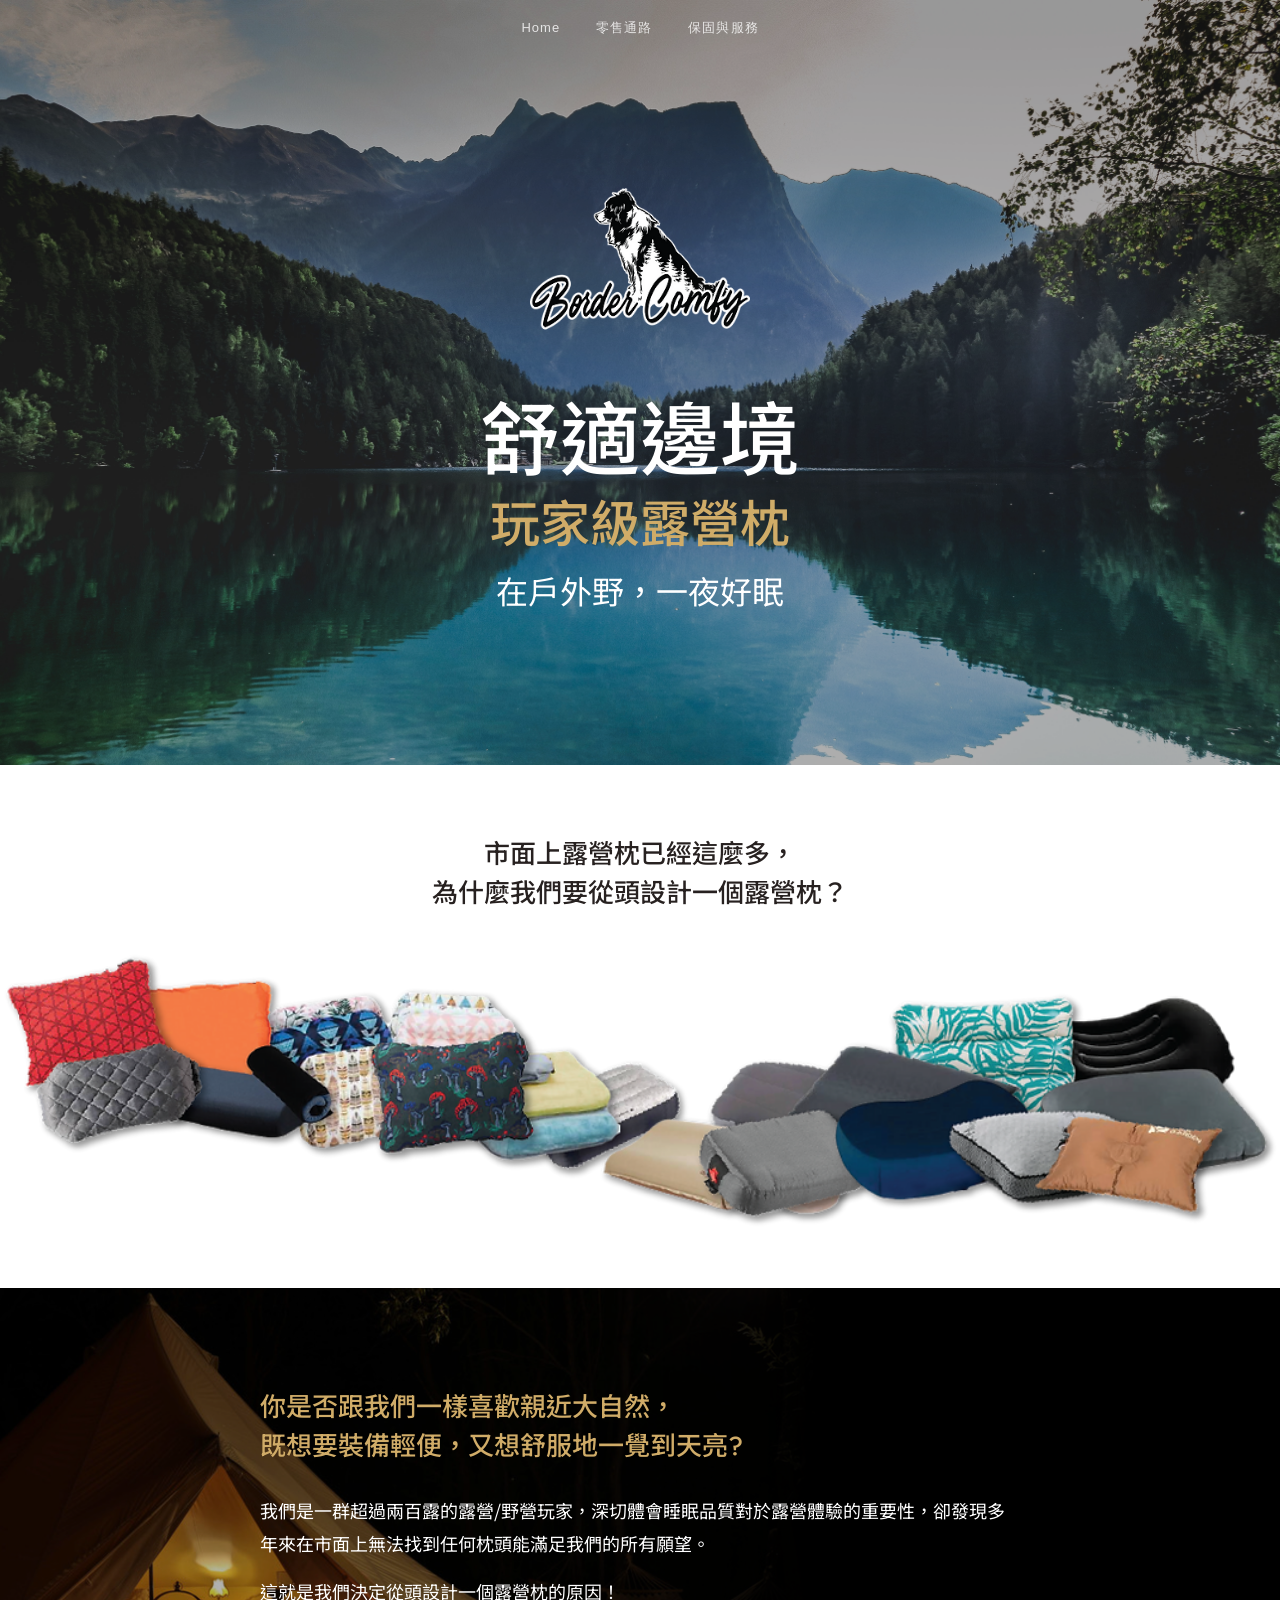
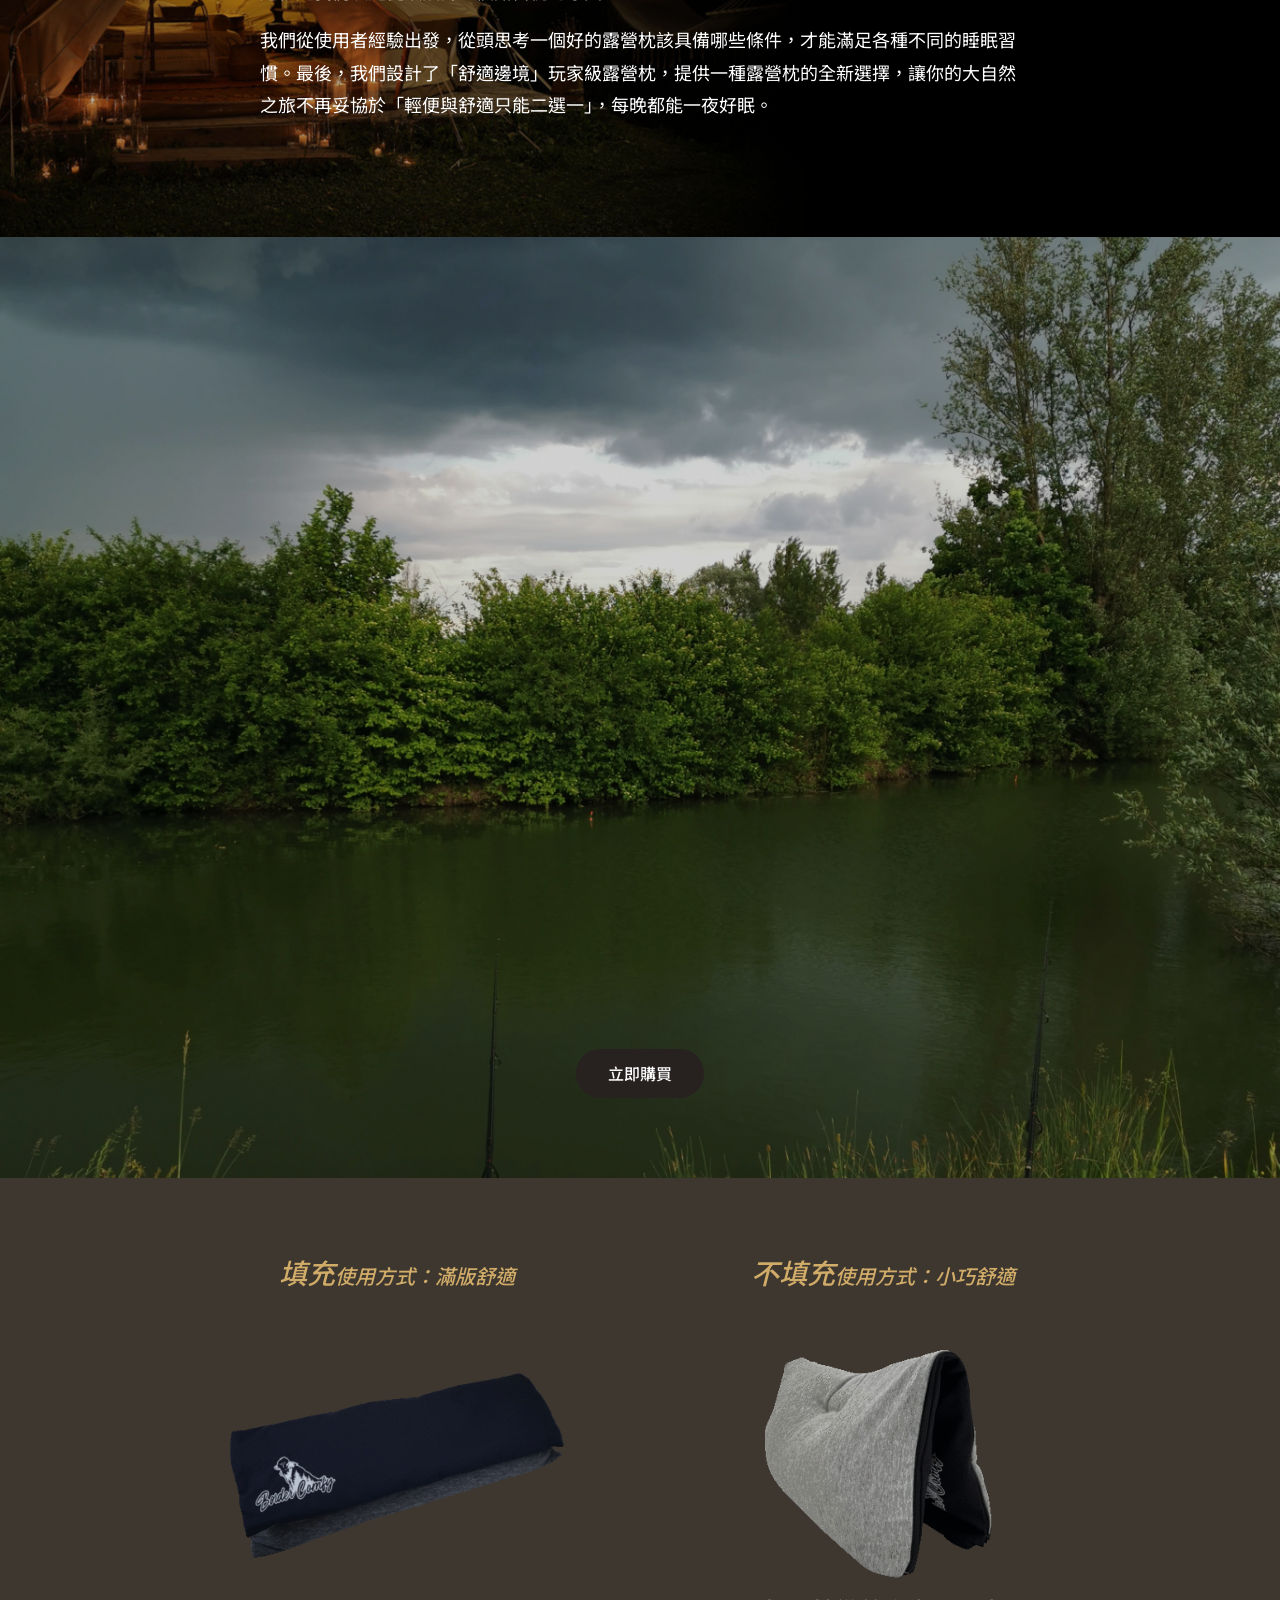
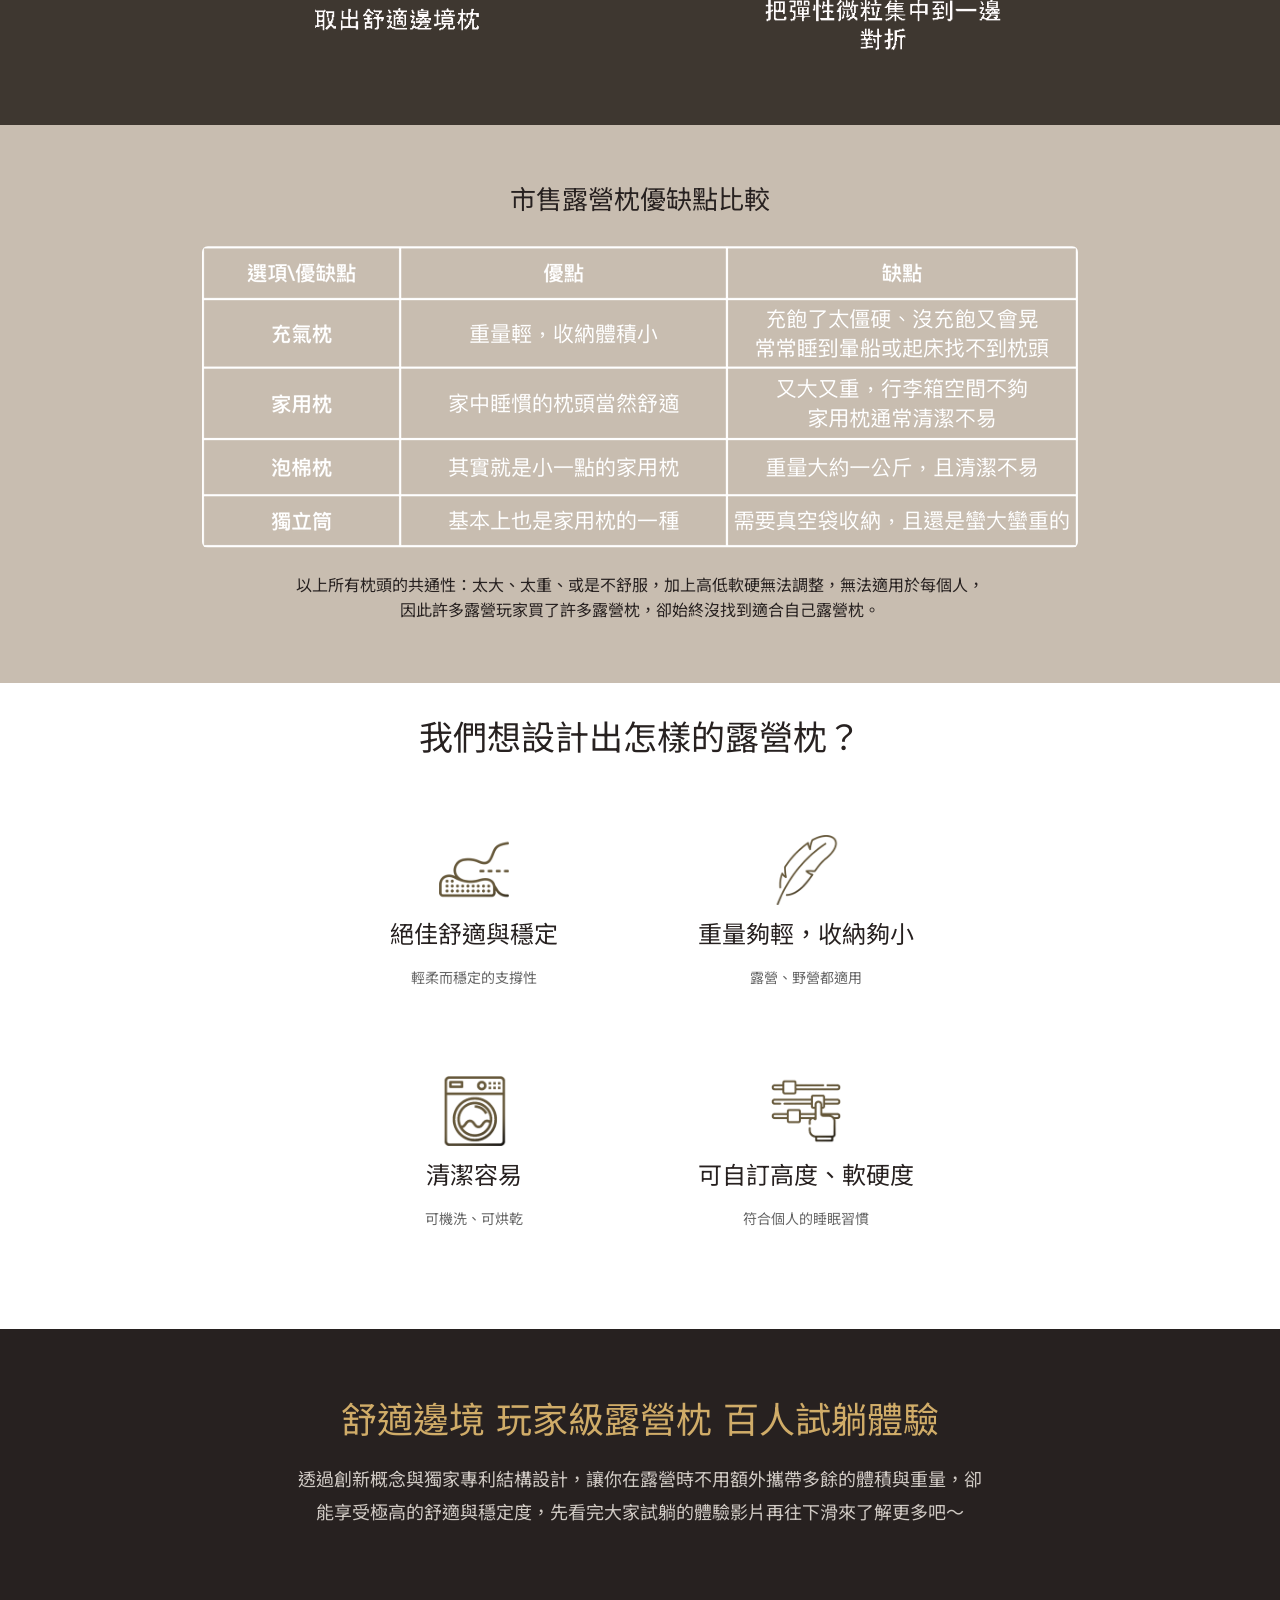
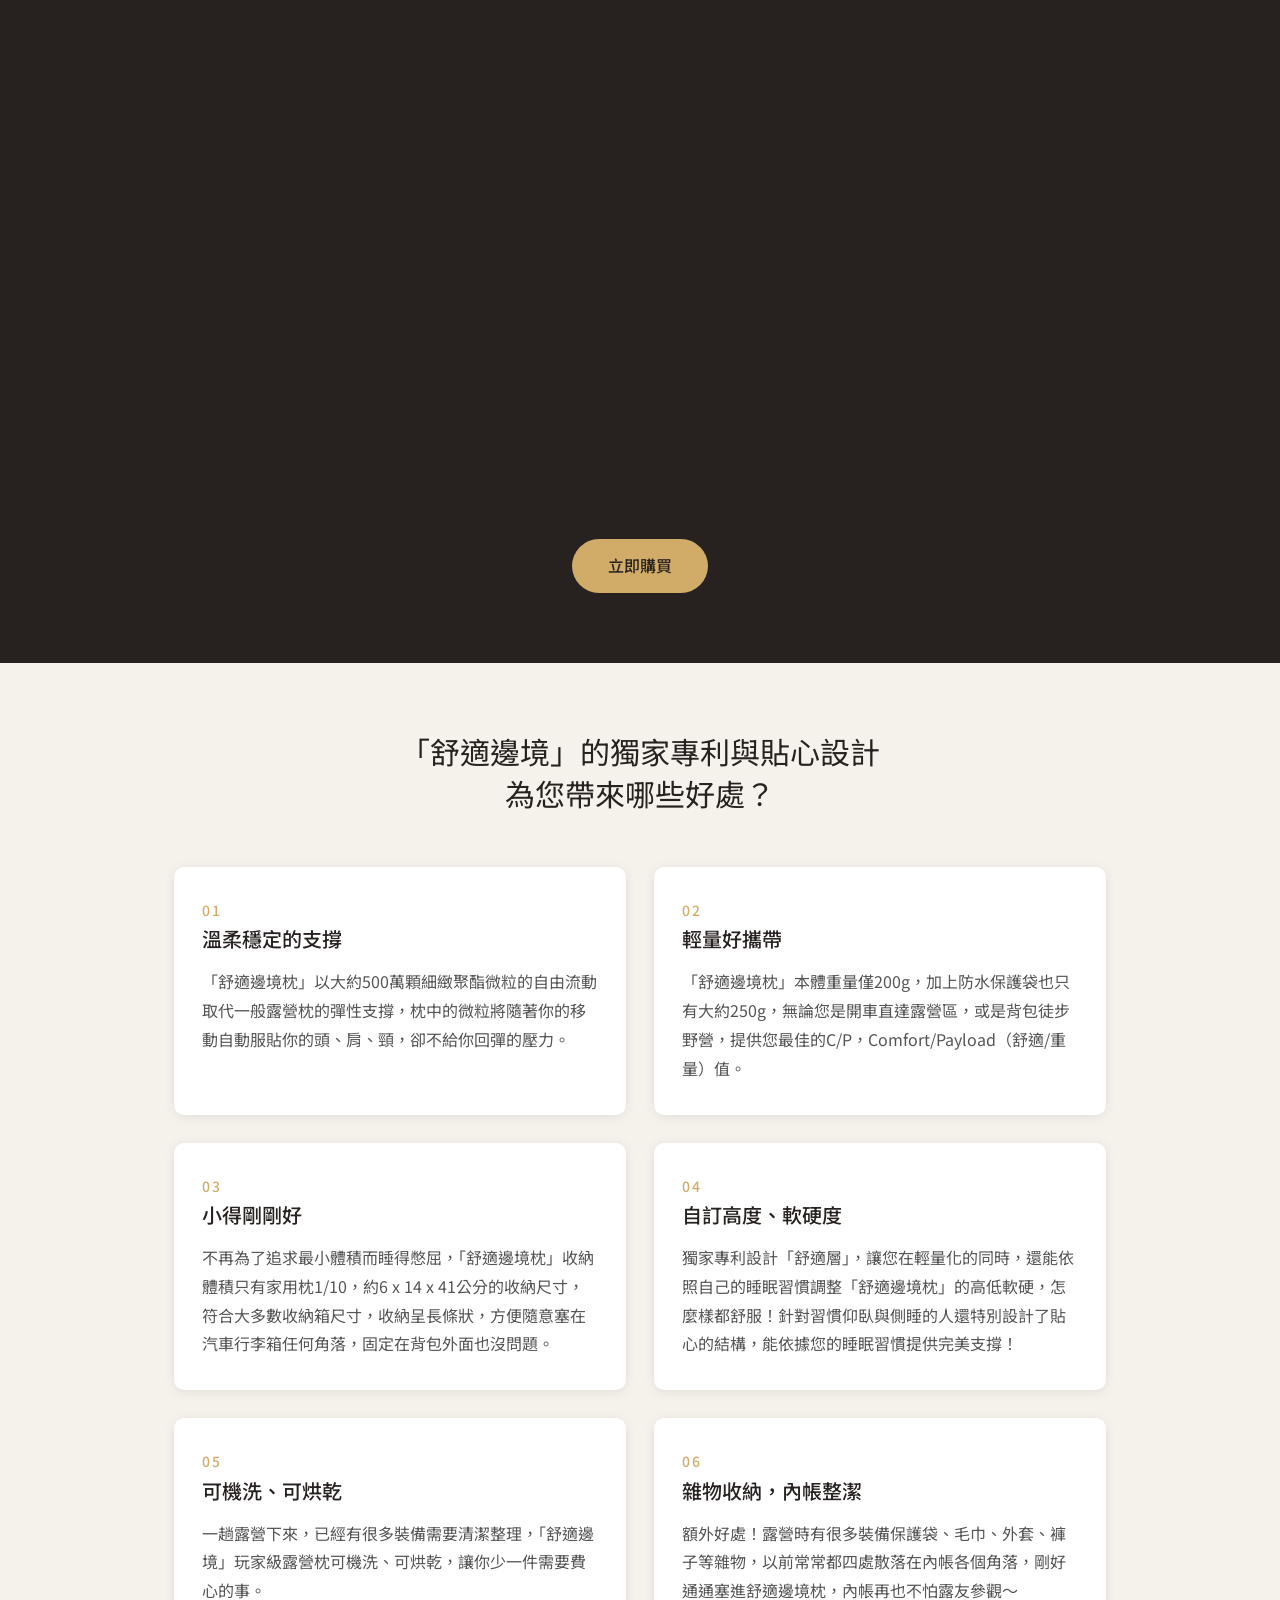
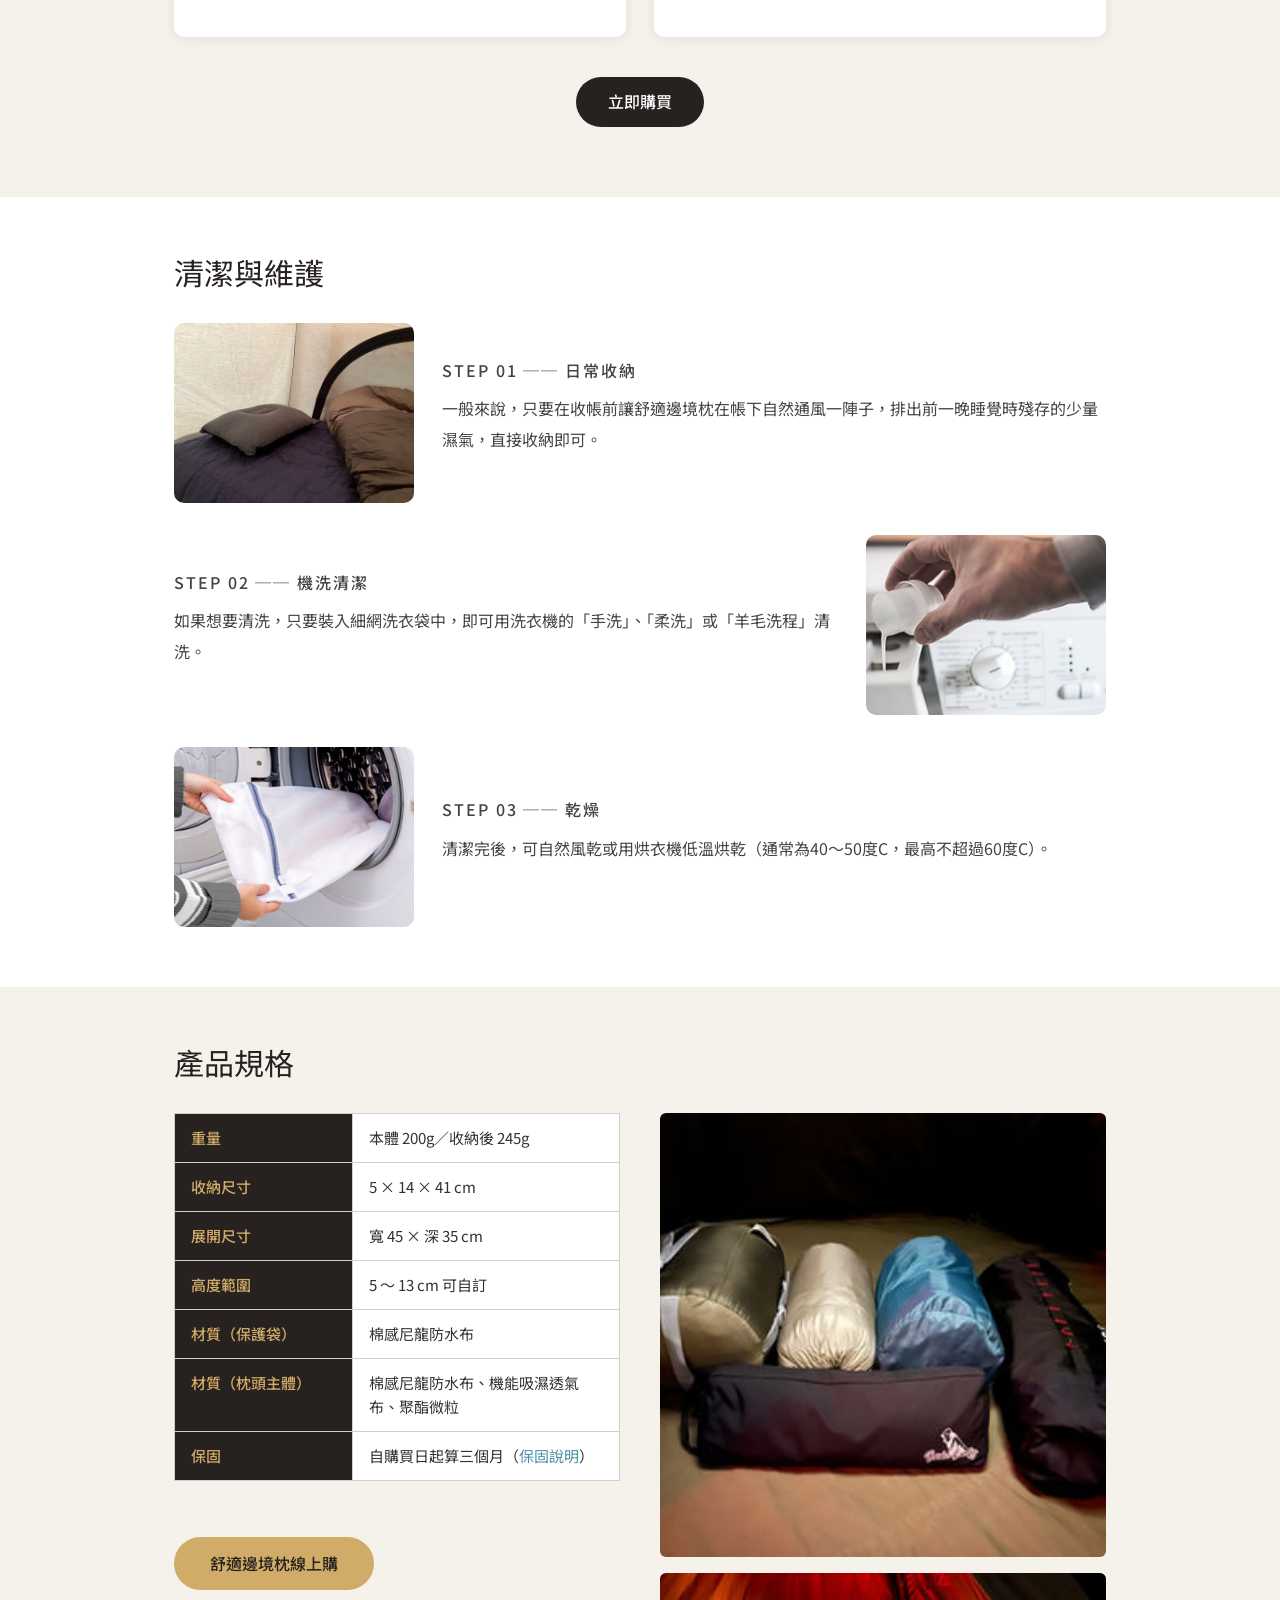
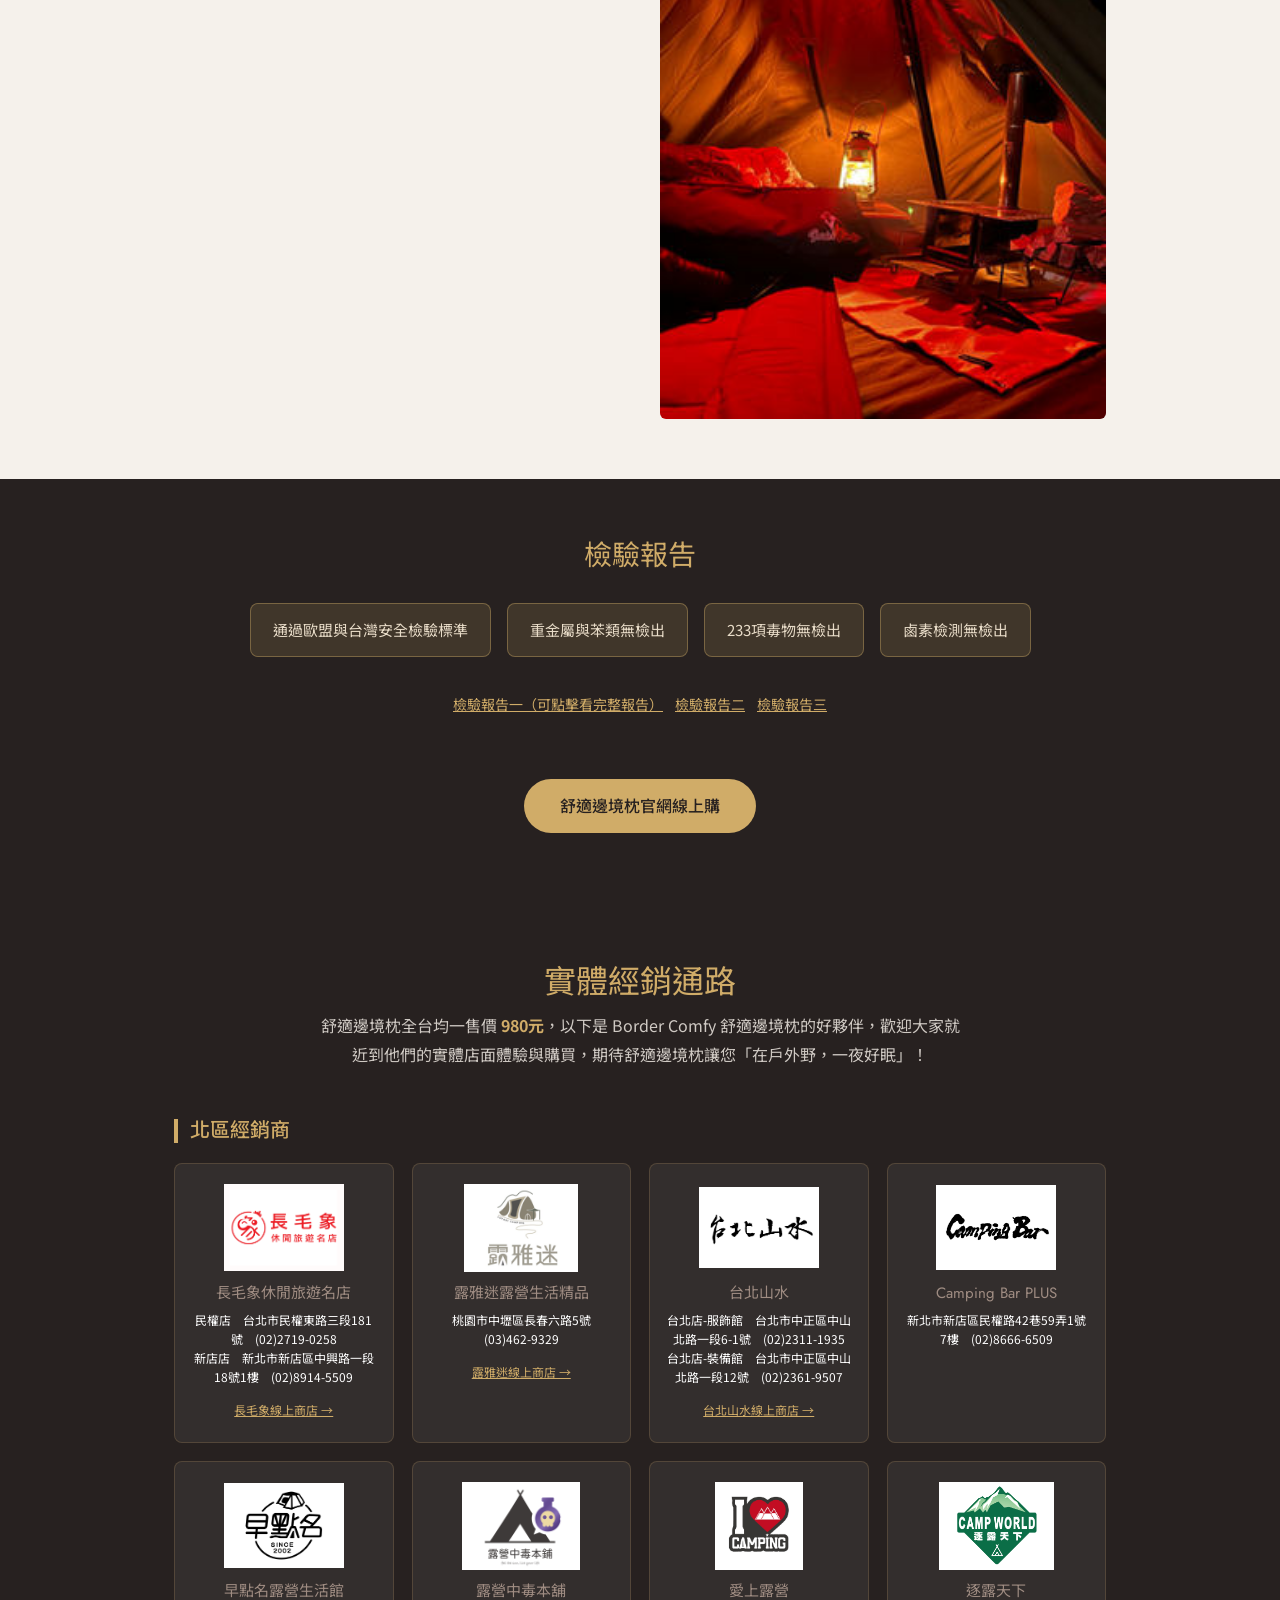
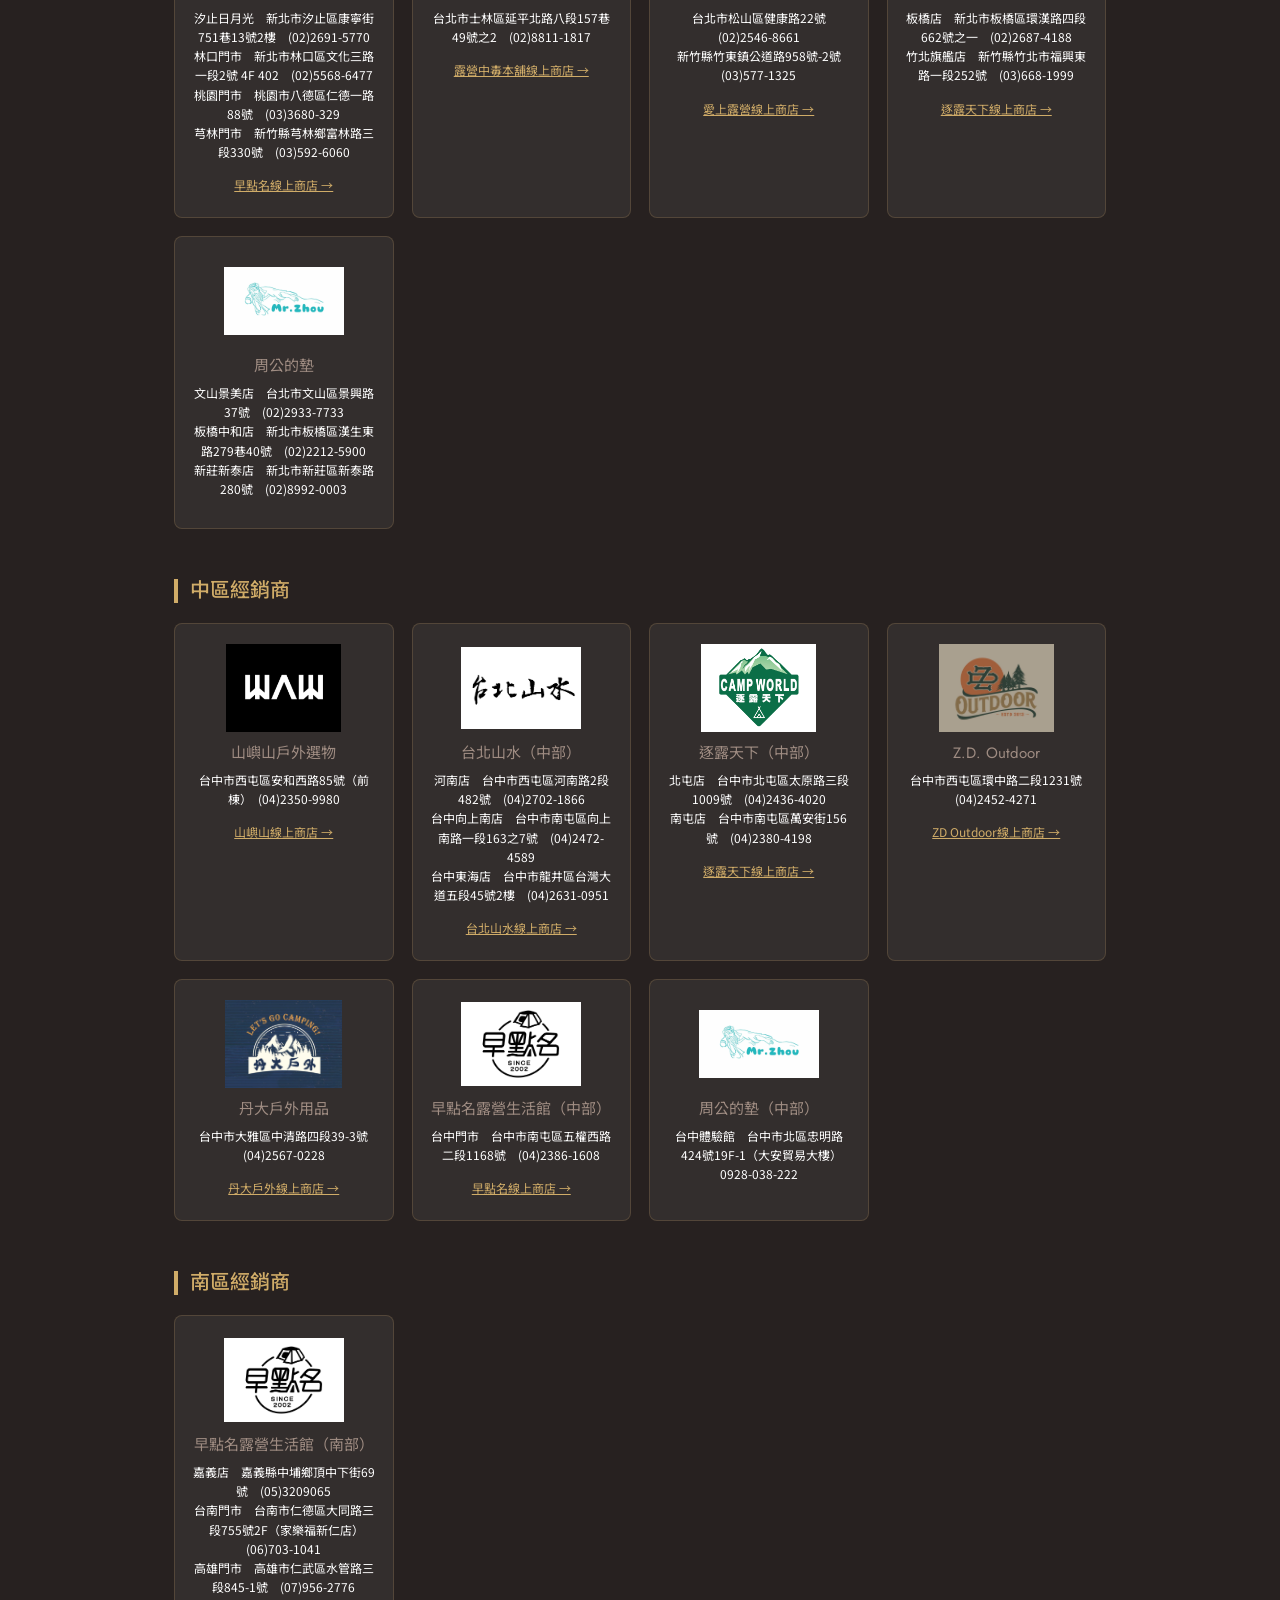
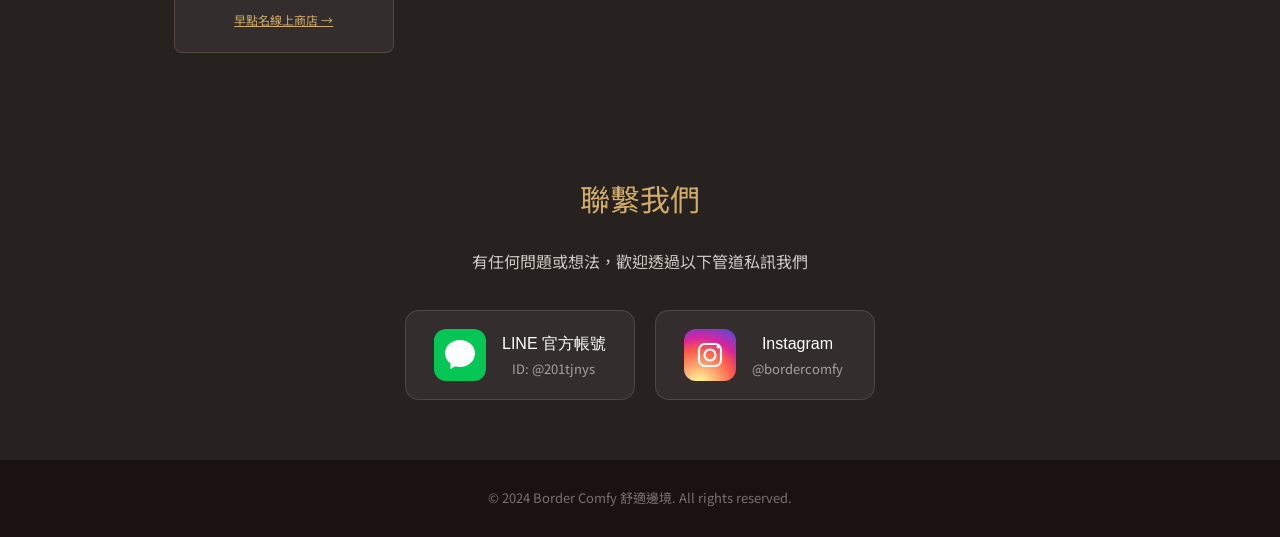
<file: index.html>
<!DOCTYPE html>
<html lang="zh-TW">
<head>
  <meta charset="utf-8"/>
  <meta name="viewport" content="width=device-width, initial-scale=1"/>
  <meta http-equiv="X-UA-Compatible" content="IE=edge"/>
  <title>Border Comfy 舒適邊境｜玩家級露營枕</title>
  <meta name="description" content="舒適邊境玩家級露營枕，重量僅200g，可調整高度軟硬，可機洗，讓你在戶外野，一夜好眠。"/>
  <meta property="og:title" content="Border Comfy 舒適邊境｜玩家級露營枕"/>
  <meta property="og:description" content="舒適邊境玩家級露營枕，重量僅200g，可調整高度軟硬，可機洗，在戶外野，一夜好眠。"/>
  <meta property="og:type" content="website"/>
  <link rel="icon" sizes="192x192" href="assets/ba616a_172e85f8b3554c9199c259f172bafbea_mv2.png"/>
  <link rel="shortcut icon" href="assets/ba616a_172e85f8b3554c9199c259f172bafbea_mv2.png"/>
  <link rel="apple-touch-icon" href="assets/ba616a_172e85f8b3554c9199c259f172bafbea_mv2.png"/>
  <link rel="preconnect" href="https://fonts.googleapis.com"/>
  <link rel="preconnect" href="https://fonts.gstatic.com" crossorigin/>
  <link href="https://fonts.googleapis.com/css2?family=Jost:wght@300;400;500;600&family=Noto+Sans+TC:wght@300;400;500&display=swap" rel="stylesheet"/>
  <link rel="stylesheet" href="css/styles.css"/>
  <style>
    /* ===== HERO NAV ===== */
    .hero-nav {
      position: absolute;
      top: 0; left: 0; right: 0;
      z-index: 2;
      display: flex;
      justify-content: center;
      gap: 36px;
      padding: 18px 24px;
    }
    .hero-nav a {
      color: rgba(255,255,255,0.80);
      font-family: 'futura-lt-w01-light', Helvetica, sans-serif;
      font-size: 13px;
      letter-spacing: 0.08em;
      text-decoration: none;
      transition: color 0.2s;
    }
    .hero-nav a:hover { color: #fff; }
    @media (max-width: 520px) {
      .hero-nav { gap: 18px; flex-wrap: wrap; justify-content: center; }
      .hero-nav a { font-size: 12px; }
    }

    /* ===== HERO ===== */
    .hero-photo {
      min-height: 85vh;
      background-image: url('assets/11062b_d1fb906ee9294c0fbfa7b88a618de5ef_mv2.jpg');
      background-size: cover;
      background-position: center;
      display: flex;
      align-items: center;
      justify-content: center;
      position: relative;
    }
    .hero-photo::after {
      content: '';
      position: absolute;
      inset: 0;
      background: rgba(0,0,0,0.28);
    }
    .hero-photo .hero-inner {
      position: relative;
      z-index: 1;
      text-align: center;
      padding: 40px 24px;
      -webkit-font-smoothing: antialiased;
      -moz-osx-font-smoothing: grayscale;
    }
    .hero-photo .hero-logo {
      width: 220px;
      height: auto;
      margin: 0 auto 28px;
      display: block;
    }
    .hero-photo h1 {
      font-size: clamp(48px, 8vw, 80px);
      font-weight: 500;
      color: #fff;
      margin-bottom: 10px;
      line-height: 1.1;
    }
    .hero-photo h2 {
      font-size: clamp(30px, 5vw, 50px);
      font-weight: 500;
      color: #D0AC68;
      margin-bottom: 10px;
    }
    .hero-photo p {
      font-size: clamp(20px, 3.5vw, 32px);
      font-weight: 400;
      color: #fff;
      margin-bottom: 0;
    }

    /* ===== WHY SECTION ===== */
    .why-section {
      padding: 70px 0 50px;
      background: #fff;
    }
    .why-section .section-lead {
      font-size: clamp(18px, 2.5vw, 26px);
      font-weight: 500;
      color: #272120;
      text-align: center;
      line-height: 1.5;
      margin-bottom: 40px;
    }
    .why-images {
      display: flex;
      overflow: hidden;
      width: 100%;
      align-items: flex-start;
    }
    .why-images img {
      width: 56%;
      flex-shrink: 0;
      height: auto;
      display: block;
    }
    .why-images img:first-child {
      margin-right: -12%;
    }

    /* ===== STORY SECTION ===== */
    .story-section {
      background-image: url('assets/ba616a_5bb22f7b54fe4713916c7b87c26b26be_mv2.png');
      background-size: cover;
      background-position: center top;
      min-height: 520px;
      padding: 100px 0;
      position: relative;
      display: flex;
      align-items: center;
    }
    .story-section::before {
      content: '';
      position: absolute;
      inset: 0;
      background: rgba(0,0,0,0.30);
    }
    .story-section .container {
      position: relative;
      z-index: 1;
    }
    .story-section h2 {
      font-size: clamp(20px, 2.8vw, 26px);
      font-weight: 500;
      color: #D0AC68;
      margin-bottom: 28px;
      line-height: 1.5;
    }
    .story-section p {
      font-size: 18px;
      color: #fff;
      line-height: 1.8;
      max-width: 760px;
    }

    /* ===== PRODUCT DEMO ===== */
    .demo-section {
      background-image: url('assets/11062b_4284e7453d854ea9add5e718ad255d3d_mv2.jpg');
      background-size: cover;
      background-position: center 30%;
      padding: 80px 0;
      position: relative;
    }
    .demo-section::before {
      content: '';
      position: absolute;
      inset: 0;
      background: rgba(0,0,0,0.18);
    }
    .demo-section .container {
      position: relative;
      z-index: 1;
      text-align: center;
    }
    .demo-section h2 {
      font-size: clamp(28px, 4vw, 42px);
      color: #fff;
      margin-bottom: 30px;
    }
    .demo-section p {
      font-size: 18px;
      color: #fff;
      margin-bottom: 30px;
      line-height: 1.875;
    }
    .video-wrap {
      position: relative;
      padding-bottom: 56.25%;
      height: 0;
      overflow: hidden;
      max-width: 760px;
      margin: 0 auto 30px;
      border-radius: 8px;
    }
    .video-wrap iframe {
      position: absolute;
      top: 0; left: 0;
      width: 100%; height: 100%;
      border: 0;
    }

    /* ===== USAGE SECTION ===== */
    .usage-section {
      background-color: #3e3730;
      padding: 60px 0;
      color: #fff;
      text-align: center;
    }
    .usage-grid {
      display: grid;
      grid-template-columns: repeat(auto-fit, minmax(280px, 1fr));
      gap: 40px;
      margin-top: 20px;
    }
    .usage-item h3 {
      font-size: 28px;
      font-style: italic;
      font-weight: 500;
      margin-bottom: 16px;
      color: #D0AC68;
    }
    .usage-item h3 span {
      font-size: 20px;
    }
    .usage-item img {
      max-width: 100%;
      margin: 0 auto;
      border-radius: 6px;
    }

    /* ===== COMPARISON SECTION ===== */
    .comparison-section {
      background-color: #c8bdb0;
      padding: 60px 0;
      text-align: center;
    }
    .comparison-section h2 {
      font-size: clamp(20px, 3vw, 26px);
      color: #272120;
      margin-bottom: 30px;
    }
    .comparison-section .comparison-img {
      max-width: 100%;
      margin: 0 auto 24px;
      display: block;
      border-radius: 6px;
    }
    .comparison-section p {
      font-size: 16px;
      color: #272120;
      max-width: 700px;
      margin: 0 auto;
    }

    /* ===== FEATURES SECTION ===== */
    .features-section {
      padding: clamp(30px, 4vh, 52px) 0;
      background: #fff;
    }
    .features-section .section-heading {
      text-align: center;
      font-size: clamp(20px, 2.8vw, 34px);
      color: #272120;
      margin-bottom: clamp(20px, 3vh, 36px);
    }

    /* ===== TRIAL SECTION ===== */
    .trial-section {
      background-color: #272120;
      padding: 70px 0;
      color: #fff;
      text-align: center;
    }
    .trial-section h2 {
      font-size: clamp(22px, 3.5vw, 36px);
      color: #D0AC68;
      margin-bottom: 20px;
    }
    .trial-section > .container > p {
      font-size: 18px;
      color: #cfc9c3;
      max-width: 700px;
      margin: 0 auto 30px;
      line-height: 1.8;
    }

    /* ===== BENEFITS SECTION ===== */
    .benefits-section {
      padding: 70px 0;
      background: #f5f1eb;
    }
    .benefits-section .section-heading {
      text-align: center;
      font-size: clamp(20px, 3vw, 30px);
      color: #272120;
      margin-bottom: 50px;
      line-height: 1.4;
    }
    .benefits-grid {
      display: grid;
      grid-template-columns: repeat(auto-fit, minmax(300px, 1fr));
      gap: 28px;
    }
    .benefit-card {
      background: #fff;
      border-radius: 10px;
      padding: 32px 28px;
      box-shadow: 0 2px 12px rgba(0,0,0,0.08);
    }
    .benefit-num {
      font-size: 14px;
      font-weight: 500;
      letter-spacing: 2px;
      color: #D0AC68;
      margin-bottom: 8px;
    }
    .benefit-card h3 {
      font-size: 20px;
      color: #272120;
      margin-bottom: 14px;
      font-weight: 500;
    }
    .benefit-card p {
      font-size: 16px;
      color: #555;
      line-height: 1.8;
      margin-bottom: 0;
    }

    /* ===== CLEANING SECTION ===== */
    .cleaning-section {
      padding: 60px 0;
      background: #fff;
    }
    .cleaning-section h2 {
      font-size: clamp(22px, 3vw, 30px);
      color: #272120;
      margin-bottom: 30px;
    }
    .cleaning-steps {
      display: flex;
      flex-direction: column;
      gap: 32px;
    }
    .cleaning-step {
      display: grid;
      grid-template-columns: 240px 1fr;
      gap: 28px;
      align-items: center;
    }
    .cleaning-step:nth-child(even) {
      grid-template-columns: 1fr 240px;
    }
    .cleaning-step:nth-child(even) img { order: 2; }
    .cleaning-step:nth-child(even) .step-text { order: 1; }
    .cleaning-step img {
      width: 100%;
      aspect-ratio: 4/3;
      object-fit: cover;
      border-radius: 10px;
    }
    .step-num {
      font-size: 11px;
      font-weight: 500;
      letter-spacing: 0.12em;
      color: #D0AC68;
      margin-bottom: 8px;
    }
    .step-text p {
      font-size: 16px;
      color: #444;
      line-height: 1.9;
    }
    @media (max-width: 640px) {
      .cleaning-step,
      .cleaning-step:nth-child(even) {
        grid-template-columns: 1fr;
      }
      .cleaning-step:nth-child(even) img { order: unset; }
      .cleaning-step:nth-child(even) .step-text { order: unset; }
    }

    /* ===== SPECS SECTION ===== */
    .specs-section {
      padding: 60px 0;
      background: #f5f1eb;
    }
    .specs-section h2 {
      font-size: clamp(22px, 3vw, 30px);
      color: #272120;
      margin-bottom: 30px;
    }
    .specs-layout {
      display: grid;
      grid-template-columns: 1fr 1fr;
      gap: 40px;
      align-items: start;
    }
    .spec-table {
      width: 100%;
      border-collapse: collapse;
      font-size: 15px;
    }
    .spec-table th, .spec-table td {
      padding: 12px 16px;
      border: 1px solid #d5cec8;
      text-align: left;
      vertical-align: top;
    }
    .spec-table th {
      background: #272120;
      color: #D0AC68;
      font-weight: 500;
      width: 40%;
    }
    .spec-table td {
      background: #fff;
      color: #333;
    }
    .specs-images {
      display: flex;
      flex-direction: column;
      gap: 16px;
    }
    .specs-images img {
      width: 100%;
      border-radius: 6px;
      object-fit: cover;
    }
    .btn-gold {
      display: inline-block;
      padding: 14px 36px;
      background: #D0AC68;
      color: #272120;
      font-weight: 500;
      font-size: 16px;
      border-radius: 30px;
      text-decoration: none;
      margin-top: 28px;
      transition: all 0.3s ease;
    }
    .btn-gold:hover {
      background: #b8944f;
      color: #272120;
      transform: translateY(-2px);
      box-shadow: 0 4px 12px rgba(0,0,0,0.2);
    }

    /* ===== SAFETY SECTION ===== */
    .safety-section {
      background: #272120;
      padding: 60px 0;
      color: #fff;
      text-align: center;
    }
    .safety-section h2 {
      font-size: clamp(20px, 3vw, 28px);
      color: #D0AC68;
      margin-bottom: 30px;
    }
    .safety-badges {
      display: flex;
      flex-wrap: wrap;
      gap: 16px;
      justify-content: center;
      margin: 24px 0 36px;
    }
    .safety-badge {
      background: rgba(208,172,104,0.15);
      border: 1px solid rgba(208,172,104,0.4);
      padding: 14px 22px;
      border-radius: 8px;
      font-size: 15px;
      color: #e8dcc8;
    }
    .safety-reports {
      display: flex;
      flex-wrap: wrap;
      gap: 12px;
      justify-content: center;
      margin-top: 16px;
    }
    .safety-reports a {
      color: #D0AC68;
      font-size: 14px;
      text-decoration: underline;
    }
    .safety-reports a:hover {
      color: #fff;
    }

    /* ===== RETAILERS SECTION ===== */
    .retailers-section {
      padding: 70px 0;
      background: #272120;
    }
    .retailers-section .section-heading {
      text-align: center;
      font-size: clamp(22px, 3vw, 32px);
      color: #D0AC68;
      margin-bottom: 10px;
    }
    .retailers-intro {
      text-align: center;
      font-size: 16px;
      color: #cfc9c3;
      max-width: 640px;
      margin: 0 auto 50px;
      line-height: 1.8;
    }
    .retailers-intro strong { color: #D0AC68; }
    .region-heading {
      font-size: 20px;
      font-weight: 500;
      color: #D0AC68;
      border-left: 4px solid #D0AC68;
      padding-left: 12px;
      margin: 40px 0 20px;
    }
    .retailer-cards {
      display: grid;
      grid-template-columns: repeat(auto-fill, minmax(200px, 1fr));
      gap: 18px;
    }
    .retailer-card {
      background: rgba(255,255,255,0.06);
      border: 1px solid rgba(208,172,104,0.2);
      border-radius: 8px;
      padding: 20px 16px;
      text-align: center;
    }
    .retailer-card .store-logo {
      width: 120px;
      height: 88px;
      object-fit: contain;
      margin: 0 auto 12px;
      display: block;
    }
    .retailer-card h3 {
      font-size: 15px;
      color: rgb(159,140,130);
      margin-bottom: 8px;
      font-weight: normal;
    }
    .retailer-card p {
      font-size: 12px;
      color: #fff;
      line-height: 1.6;
      margin-bottom: 10px;
    }
    .retailer-card a {
      font-size: 12px;
      color: #D0AC68;
      text-decoration: underline;
    }
    .retailer-card a:hover {
      color: #fff;
    }

    /* ===== CONTACT SECTION ===== */
    .contact-section {
      background: #272120;
      padding: 60px 0;
      color: #fff;
      text-align: center;
    }
    .contact-section h2 {
      font-size: clamp(22px, 3vw, 30px);
      color: #D0AC68;
      margin-bottom: 30px;
    }
    .contact-items {
      display: flex;
      flex-wrap: wrap;
      gap: 20px;
      justify-content: center;
      margin-top: 0;
    }
    .contact-link {
      display: flex;
      align-items: center;
      gap: 16px;
      background: rgba(255,255,255,0.06);
      border: 1px solid rgba(255,255,255,0.12);
      border-radius: 14px;
      padding: 18px 28px;
      text-decoration: none;
      transition: background 0.2s, transform 0.2s;
      min-width: 220px;
    }
    .contact-link:hover {
      background: rgba(255,255,255,0.12);
      transform: translateY(-3px);
    }
    .contact-link div {
      display: flex;
      flex-direction: column;
      gap: 3px;
    }
    .contact-link strong {
      font-family: 'futura-lt-w01-book', sans-serif;
      font-size: 16px;
      color: #fff;
      font-weight: normal;
    }
    .contact-link span {
      font-size: 13px;
      color: rgba(255,255,255,0.55);
    }

    /* ===== FOOTER ===== */
    .footer {
      background: #1a1210;
      padding: 28px 0;
      text-align: center;
    }
    .footer p {
      font-size: 13px;
      color: rgba(255,255,255,0.5);
      margin-bottom: 0;
    }

    /* ===== RESPONSIVE ===== */
    @media (max-width: 768px) {
      .specs-layout { grid-template-columns: 1fr; }
      .usage-grid { grid-template-columns: 1fr; }
      .benefits-grid { grid-template-columns: 1fr; }
    }
  </style>
</head>
<body>

  <!-- ===== HEADER ===== -->
  <main>

    <!-- ===== HERO ===== -->
    <section class="hero-photo" aria-label="首頁橫幅">
      <nav class="hero-nav">
        <a href="index.html">Home</a>
        <a href="#retailers">零售通路</a>
        <a href="warranty.html">保固與服務</a>
      </nav>
      <div class="hero-inner">
        <img src="assets/ba616a_172e85f8b3554c9199c259f172bafbea_mv2.png" alt="Border Comfy Logo" class="hero-logo bc-zoom"/>
        <h1 class="bc-fade-up" data-bc-delay="150">舒適邊境</h1>
        <h2 class="bc-fade-up" data-bc-delay="300">玩家級露營枕</h2>
        <p class="bc-fade-up" data-bc-delay="450">在戶外野，一夜好眠</p>
      </div>
    </section>

    <!-- ===== WHY SECTION ===== -->
    <section class="why-section">
      <div class="container">
        <h2 class="section-lead bc-fade-up">市面上露營枕已經這麼多，<br/>為什麼我們要從頭設計一個露營枕？</h2>
      </div>
      <div class="why-images">
        <img src="assets/ba616a_bb9453f2e85441a2ac447a2f7fd6888f_mv2.png" alt="露營枕問題分析左側" class="bc-from-tl"/>
        <img src="assets/ba616a_bc6b7be2050a4938a9a83d953471b916_mv2.png" alt="露營枕問題分析右側" class="bc-from-tr"/>
      </div>
    </section>

    <!-- ===== STORY SECTION ===== -->
    <section class="story-section">
      <div class="container">
        <h2 class="bc-fade-up">你是否跟我們一樣喜歡親近大自然，<br/>既想要裝備輕便，又想舒服地一覺到天亮?</h2>
        <p class="bc-fade-up" data-bc-delay="100">我們是一群超過兩百露的露營/野營玩家，深切體會睡眠品質對於露營體驗的重要性，卻發現多年來在市面上無法找到任何枕頭能滿足我們的所有願望。</p>
        <p class="bc-fade-up" data-bc-delay="200">這就是我們決定從頭設計一個露營枕的原因！</p>
        <p class="bc-fade-up" data-bc-delay="300">我們從使用者經驗出發，從頭思考一個好的露營枕該具備哪些條件，才能滿足各種不同的睡眠習慣。最後，我們設計了「舒適邊境」玩家級露營枕，提供一種露營枕的全新選擇，讓你的大自然之旅不再妥協於「輕便與舒適只能二選一」，每晚都能一夜好眠。</p>
      </div>
    </section>

    <!-- ===== PRODUCT DEMO ===== -->
    <section class="demo-section">
      <div class="container">
        <h2 class="bc-fade-up">舒適邊境枕 使用說明</h2>
        <div class="video-wrap bc-fade-scale" data-bc-delay="100">
          <iframe src="https://www.youtube.com/embed/vmRkTduSjVU" title="舒適邊境枕使用說明" allow="accelerometer; autoplay; clipboard-write; encrypted-media; gyroscope; picture-in-picture" allowfullscreen></iframe>
        </div>
        <p class="bc-fade-up" data-bc-delay="150">舒適邊境枕既輕巧又容易使用<br/>並且可依照自己的睡眠習慣調整高低、軟硬</p>
        <a href="https://bordercomfy.cashier.ecpay.com.tw/product/000000000348481" class="btn btn-primary bc-fade-up" data-bc-delay="250">立即購買</a>
      </div>
    </section>

    <!-- ===== USAGE METHODS ===== -->
    <section class="usage-section">
      <div class="container">
        <div class="usage-grid">
          <div class="usage-item bc-from-bl">
            <h3>填充<span>使用方式：滿版舒適</span></h3>
            <img src="assets/ba616a_93f2fe73276740339bc742448b973050_mv2.gif" alt="填充使用方式示意"/>
          </div>
          <div class="usage-item bc-from-br">
            <h3>不填充<span>使用方式：小巧舒適</span></h3>
            <img src="assets/ba616a_aac89a0f390146ffb5c66904a2e64f69_mv2.gif" alt="不填充使用方式示意"/>
          </div>
        </div>
      </div>
    </section>

    <!-- ===== COMPARISON TABLE ===== -->
    <section class="comparison-section">
      <div class="container">
        <h2 class="bc-fade-up">市售露營枕優缺點比較</h2>
        <img src="assets/_E5_84_AA_E7_BC_BA_E9_BB_9E_E6_AF_94_E8_BC_83.png" alt="市售露營枕優缺點比較" class="comparison-img bc-fade-scale"/>
        <p class="bc-fade-up" data-bc-delay="100">以上所有枕頭的共通性：太大、太重、或是不舒服，加上高低軟硬無法調整，無法適用於每個人，因此許多露營玩家買了許多露營枕，卻始終沒找到適合自己露營枕。</p>
      </div>
    </section>

    <!-- ===== FEATURES ===== -->
    <section class="features-section">
      <div class="container">
        <h2 class="section-heading bc-fade-up">我們想設計出怎樣的露營枕？</h2>
        <div class="features">
          <div class="feature-card bc-fade-scale" data-bc-delay="0">
            <img src="assets/ba616a_bafc352947004aa098fbe6393a9bb6a6_mv2.png" alt="絕佳舒適與穩定"/>
            <h3>絕佳舒適與穩定</h3>
            <p>輕柔而穩定的支撐性</p>
          </div>
          <div class="feature-card bc-fade-scale" data-bc-delay="100">
            <img src="assets/ba616a_8d44418f3b354941bc0f2d41b312acae_mv2.png" alt="重量夠輕，收納夠小"/>
            <h3>重量夠輕，收納夠小</h3>
            <p>露營、野營都適用</p>
          </div>
          <div class="feature-card bc-fade-scale" data-bc-delay="200">
            <img src="assets/ba616a_46254f40ed674efca43876c8db3c803b_mv2.png" alt="清潔容易"/>
            <h3>清潔容易</h3>
            <p>可機洗、可烘乾</p>
          </div>
          <div class="feature-card bc-fade-scale" data-bc-delay="300">
            <img src="assets/ba616a_efdbe45476e442f79cf428b2056e082b_mv2.png" alt="可自訂高度、軟硬度"/>
            <h3>可自訂高度、軟硬度</h3>
            <p>符合個人的睡眠習慣</p>
          </div>
        </div>
      </div>
    </section>

    <!-- ===== TRIAL EXPERIENCE ===== -->
    <section class="trial-section">
      <div class="container">
        <h2 class="bc-fade-up">舒適邊境 玩家級露營枕 百人試躺體驗</h2>
        <p class="bc-fade-up" data-bc-delay="80">透過創新概念與獨家專利結構設計，讓你在露營時不用額外攜帶多餘的體積與重量，卻能享受極高的舒適與穩定度，先看完大家試躺的體驗影片再往下滑來了解更多吧～</p>
        <div class="video-wrap bc-fade-scale" data-bc-delay="150">
          <iframe src="https://www.youtube.com/embed/qV9tfus61Io" title="百人試躺體驗" allow="accelerometer; autoplay; clipboard-write; encrypted-media; gyroscope; picture-in-picture" allowfullscreen></iframe>
        </div>
        <a href="https://bordercomfy.cashier.ecpay.com.tw/product/000000000348481" class="btn-gold bc-fade-up" data-bc-delay="200">立即購買</a>
      </div>
    </section>

    <!-- ===== BENEFITS ===== -->
    <section class="benefits-section">
      <div class="container">
        <h2 class="section-heading bc-fade-up">「舒適邊境」的獨家專利與貼心設計<br/>為您帶來哪些好處？</h2>
        <div class="benefits-grid">
          <div class="benefit-card bc-fade-up" data-bc-delay="0">
            <div class="benefit-num">01</div>
            <h3>溫柔穩定的支撐</h3>
            <p>「舒適邊境枕」以大約500萬顆細緻聚酯微粒的自由流動取代一般露營枕的彈性支撐，枕中的微粒將隨著你的移動自動服貼你的頭、肩、頸，卻不給你回彈的壓力。</p>
          </div>
          <div class="benefit-card bc-fade-up" data-bc-delay="80">
            <div class="benefit-num">02</div>
            <h3>輕量好攜帶</h3>
            <p>「舒適邊境枕」本體重量僅200g，加上防水保護袋也只有大約250g，無論您是開車直達露營區，或是背包徒步野營，提供您最佳的C/P，Comfort/Payload（舒適/重量）值。</p>
          </div>
          <div class="benefit-card bc-fade-up" data-bc-delay="160">
            <div class="benefit-num">03</div>
            <h3>小得剛剛好</h3>
            <p>不再為了追求最小體積而睡得憋屈，「舒適邊境枕」收納體積只有家用枕1/10，約6 x 14 x 41公分的收納尺寸，符合大多數收納箱尺寸，收納呈長條狀，方便隨意塞在汽車行李箱任何角落，固定在背包外面也沒問題。</p>
          </div>
          <div class="benefit-card bc-fade-up" data-bc-delay="0">
            <div class="benefit-num">04</div>
            <h3>自訂高度、軟硬度</h3>
            <p>獨家專利設計「舒適層」，讓您在輕量化的同時，還能依照自己的睡眠習慣調整「舒適邊境枕」的高低軟硬，怎麼樣都舒服！針對習慣仰臥與側睡的人還特別設計了貼心的結構，能依據您的睡眠習慣提供完美支撐！</p>
          </div>
          <div class="benefit-card bc-fade-up" data-bc-delay="80">
            <div class="benefit-num">05</div>
            <h3>可機洗、可烘乾</h3>
            <p>一趟露營下來，已經有很多裝備需要清潔整理，「舒適邊境」玩家級露營枕可機洗、可烘乾，讓你少一件需要費心的事。</p>
          </div>
          <div class="benefit-card bc-fade-up" data-bc-delay="160">
            <div class="benefit-num">06</div>
            <h3>雜物收納，內帳整潔</h3>
            <p>額外好處！露營時有很多裝備保護袋、毛巾、外套、褲子等雜物，以前常常都四處散落在內帳各個角落，剛好通通塞進舒適邊境枕，內帳再也不怕露友參觀～</p>
          </div>
        </div>
        <div style="text-align:center;margin-top:40px;">
          <a href="https://bordercomfy.cashier.ecpay.com.tw/product/000000000348481" class="btn btn-primary bc-fade-up">立即購買</a>
        </div>
      </div>
    </section>

    <!-- ===== CLEANING ===== -->
    <section class="cleaning-section">
      <div class="container">
        <h2 class="bc-fade-up">清潔與維護</h2>
        <div class="cleaning-steps">
          <div class="cleaning-step bc-fade-up">
            <img src="assets/ba616a_79411422e8704db4a6af461384521df7_mv2.jpeg" alt="自然通風" loading="lazy"/>
            <div class="step-text">
              <p class="step-num">STEP 01 ── 日常收納</p>
              <p>一般來說，只要在收帳前讓舒適邊境枕在帳下自然通風一陣子，排出前一晚睡覺時殘存的少量濕氣，直接收納即可。</p>
            </div>
          </div>
          <div class="cleaning-step bc-fade-up" data-bc-delay="80">
            <img src="assets/Pouring_20Laundry_20Detergent.jpeg" alt="機洗清潔" loading="lazy"/>
            <div class="step-text">
              <p class="step-num">STEP 02 ── 機洗清潔</p>
              <p>如果想要清洗，只要裝入細網洗衣袋中，即可用洗衣機的「手洗」、「柔洗」或「羊毛洗程」清洗。</p>
            </div>
          </div>
          <div class="cleaning-step bc-fade-up" data-bc-delay="160">
            <img src="assets/ba616a_871d1681245a4fd9b4ed6d37bfde4668_mv2.jpg" alt="乾燥收納" loading="lazy"/>
            <div class="step-text">
              <p class="step-num">STEP 03 ── 乾燥</p>
              <p>清潔完後，可自然風乾或用烘衣機低溫烘乾（通常為40～50度C，最高不超過60度C）。</p>
            </div>
          </div>
        </div>
      </div>
    </section>

    <!-- ===== SPECS ===== -->
    <section class="specs-section">
      <div class="container">
        <h2 class="bc-fade-up">產品規格</h2>
        <div class="specs-layout">
          <div>
            <table class="spec-table bc-fade-up" data-bc-delay="80">
              <tr><th>重量</th><td>本體 200g／收納後 245g</td></tr>
              <tr><th>收納尺寸</th><td>5 × 14 × 41 cm</td></tr>
              <tr><th>展開尺寸</th><td>寬 45 × 深 35 cm</td></tr>
              <tr><th>高度範圍</th><td>5 ～ 13 cm 可自訂</td></tr>
              <tr><th>材質（保護袋）</th><td>棉感尼龍防水布</td></tr>
              <tr><th>材質（枕頭主體）</th><td>棉感尼龍防水布、機能吸濕透氣布、聚酯微粒</td></tr>
              <tr><th>保固</th><td>自購買日起算三個月（<a href="warranty.html">保固說明</a>）</td></tr>
            </table>
            <div style="margin-top:28px;text-align:left;">
              <a href="https://bordercomfy.cashier.ecpay.com.tw/product/000000000348481" class="btn-gold bc-fade-up">舒適邊境枕線上購</a>
            </div>
          </div>
          <div class="specs-images bc-from-tr">
            <img src="assets/ba616a_92a24f0d039c41dcbc1fbcda7f30ce57_mv2.jpeg" alt="舒適邊境枕產品圖"/>
            <img src="assets/ba616a_17bcbfdadaf540748b31fe2b256a3f9d_mv2.jpeg" alt="舒適邊境枕收納示意"/>
          </div>
        </div>
      </div>
    </section>

    <!-- ===== SAFETY ===== -->
    <section class="safety-section">
      <div class="container">
        <h2 class="bc-fade-up">檢驗報告</h2>
        <div class="safety-badges">
          <div class="safety-badge bc-fade-scale" data-bc-delay="0">通過歐盟與台灣安全檢驗標準</div>
          <div class="safety-badge bc-fade-scale" data-bc-delay="80">重金屬與苯類無檢出</div>
          <div class="safety-badge bc-fade-scale" data-bc-delay="160">233項毒物無檢出</div>
          <div class="safety-badge bc-fade-scale" data-bc-delay="240">鹵素檢測無檢出</div>
        </div>
        <div class="safety-reports bc-fade-up" data-bc-delay="200">
          <a href="https://ba616acb-8348-4959-8e4f-eaa7f2f9f060.usrfiles.com/ugd/ba616a_2b80cc4d7eb24912b985e906c37499a9.pdf" target="_blank" rel="noopener noreferrer">檢驗報告一（可點擊看完整報告）</a>
          <a href="https://ba616acb-8348-4959-8e4f-eaa7f2f9f060.usrfiles.com/ugd/ba616a_03c7f118e1b948239e71e445979ee5ee.pdf" target="_blank" rel="noopener noreferrer">檢驗報告二</a>
          <a href="https://ba616acb-8348-4959-8e4f-eaa7f2f9f060.usrfiles.com/ugd/ba616a_8084c134e2b540a0ac202e5ed1b4c9de.pdf" target="_blank" rel="noopener noreferrer">檢驗報告三</a>
        </div>
        <div style="margin-top:36px;">
          <a href="https://bordercomfy.cashier.ecpay.com.tw/product/000000000348481" class="btn-gold bc-fade-up" data-bc-delay="250">舒適邊境枕官網線上購</a>
        </div>
      </div>
    </section>

    <!-- ===== RETAILERS ===== -->
    <section class="retailers-section" id="retailers">
      <div class="container">
        <h2 class="section-heading bc-fade-up">實體經銷通路</h2>
        <p class="retailers-intro bc-fade-up" data-bc-delay="80">舒適邊境枕全台均一售價 <strong>980元</strong>，以下是 Border Comfy 舒適邊境枕的好夥伴，歡迎大家就近到他們的實體店面體驗與購買，期待舒適邊境枕讓您「在戶外野，一夜好眠」！</p>

        <h3 class="region-heading bc-fade-up">北區經銷商</h3>
        <div class="retailer-cards">
          <div class="retailer-card bc-fade-up" data-bc-delay="0">
            <img class="store-logo" src="assets/ba616a_23dad84b211a4415b8ba70a8aea65188_mv2.png" alt="長毛象"/>
            <h3>長毛象休閒旅遊名店</h3>
            <p>民權店　台北市民權東路三段181號　(02)2719-0258<br/>新店店　新北市新店區中興路一段18號1樓　(02)8914-5509</p>
            <a href="https://www.outdoorbuy.com.tw/product/border-comfy/" target="_blank" rel="noopener noreferrer">長毛象線上商店 →</a>
          </div>
          <div class="retailer-card bc-fade-up" data-bc-delay="60">
            <img class="store-logo" src="assets/ba616a_7dbe8184373e4799a66325822c453a97_mv2.png" alt="露雅迷"/>
            <h3>露雅迷露營生活精品</h3>
            <p>桃園市中壢區長春六路5號　(03)462-9329</p>
            <a href="https://www.luyami.net/products/border-comfy-舒適邊境枕" target="_blank" rel="noopener noreferrer">露雅迷線上商店 →</a>
          </div>
          <div class="retailer-card bc-fade-up" data-bc-delay="120">
            <img class="store-logo" src="assets/ba616a_76f5c033c02f420591ae23bf68ea0f18_mv2.png" alt="台北山水"/>
            <h3>台北山水</h3>
            <p>台北店-服飾館　台北市中正區中山北路一段6-1號　(02)2311-1935<br/>台北店-裝備館　台北市中正區中山北路一段12號　(02)2361-9507</p>
            <a href="https://www.tpshanshui.com.tw/products/border-comfy-%E8%88%92%E9%81%A9%E9%82%8A%E5%A2%83%E6%9E%95" target="_blank" rel="noopener noreferrer">台北山水線上商店 →</a>
          </div>
          <div class="retailer-card bc-fade-up" data-bc-delay="180">
            <img class="store-logo" src="assets/ba616a_274884df15374f8d8bf6acc95836b8ff_mv2.png" alt="Camping Bar"/>
            <h3>Camping Bar PLUS</h3>
            <p>新北市新店區民權路42巷59弄1號7樓　(02)8666-6509</p>
          </div>
          <div class="retailer-card bc-fade-up" data-bc-delay="0">
            <img class="store-logo" src="assets/ba616a_79b464efca70491684a84852594f00d7_mv2.png" alt="早點名"/>
            <h3>早點名露營生活館</h3>
            <p>汐止日月光　新北市汐止區康寧街751巷13號2樓　(02)2691-5770<br/>林口門市　新北市林口區文化三路一段2號 4F 402　(02)5568-6477<br/>桃園門市　桃園市八德區仁德一路88號　(03)3680-329<br/>芎林門市　新竹縣芎林鄉富林路三段330號　(03)592-6060</p>
            <a href="https://www.morv.com.tw/products/4318839b-e9b5-44f3-a7d4-a1d448056aab" target="_blank" rel="noopener noreferrer">早點名線上商店 →</a>
          </div>
          <div class="retailer-card bc-fade-up" data-bc-delay="60">
            <img class="store-logo" src="assets/ba616a_810e54f49ff540758f4cb0073206bd75_mv2.png" alt="露營中毒本舖"/>
            <h3>露營中毒本舖</h3>
            <p>台北市士林區延平北路八段157巷49號之2　(02)8811-1817</p>
            <a href="https://www.pomi.tw/products/b03013-1" target="_blank" rel="noopener noreferrer">露營中毒本舖線上商店 →</a>
          </div>
          <div class="retailer-card bc-fade-up" data-bc-delay="120">
            <img class="store-logo" src="assets/ba616a_28a139e478a242f09eac62539a6c4500_mv2.jpg" alt="愛上露營"/>
            <h3>愛上露營</h3>
            <p>台北市松山區健康路22號　(02)2546-8661<br/>新竹縣竹東鎮公道路958號-2號　(03)577-1325</p>
            <a href="https://www.ilovecamp.tw/products/border-comfy-%E8%88%92%E9%81%A9%E9%82%8A%E5%A2%83%E6%9E%95" target="_blank" rel="noopener noreferrer">愛上露營線上商店 →</a>
          </div>
          <div class="retailer-card bc-fade-up" data-bc-delay="180">
            <img class="store-logo" src="assets/ba616a_4a7cff51b2174f86b34f0676d8067379_mv2.png" alt="逐露天下"/>
            <h3>逐露天下</h3>
            <p>板橋店　新北市板橋區環漢路四段662號之一　(02)2687-4188<br/>竹北旗艦店　新竹縣竹北市福興東路一段252號　(03)668-1999</p>
            <a href="https://www.campworld.tw/products/b34271" target="_blank" rel="noopener noreferrer">逐露天下線上商店 →</a>
          </div>
          <div class="retailer-card bc-fade-up" data-bc-delay="0">
            <img class="store-logo" src="assets/ba616a_cf4d831ea5964412a49a1a88d85bd173_mv2.jpg" alt="周公的墊"/>
            <h3>周公的墊</h3>
            <p>文山景美店　台北市文山區景興路37號　(02)2933-7733<br/>板橋中和店　新北市板橋區漢生東路279巷40號　(02)2212-5900<br/>新莊新泰店　新北市新莊區新泰路280號　(02)8992-0003</p>
          </div>
        </div>

        <h3 class="region-heading bc-fade-up" style="margin-top:50px;">中區經銷商</h3>
        <div class="retailer-cards">
          <div class="retailer-card bc-fade-up" data-bc-delay="0">
            <img class="store-logo" src="assets/ba616a_c49425b8de304098bb2d511e85b50cf4_mv2.png" alt="山嶼山"/>
            <h3>山嶼山戶外選物</h3>
            <p>台中市西屯區安和西路85號（前棟）　(04)2350-9980</p>
            <a href="https://www.waweditions.com/products/bordercomfy-comfortpillow" target="_blank" rel="noopener noreferrer">山嶼山線上商店 →</a>
          </div>
          <div class="retailer-card bc-fade-up" data-bc-delay="60">
            <img class="store-logo" src="assets/ba616a_76f5c033c02f420591ae23bf68ea0f18_mv2.png" alt="台北山水"/>
            <h3>台北山水（中部）</h3>
            <p>河南店　台中市西屯區河南路2段482號　(04)2702-1866<br/>台中向上南店　台中市南屯區向上南路一段163之7號　(04)2472-4589<br/>台中東海店　台中市龍井區台灣大道五段45號2樓　(04)2631-0951</p>
            <a href="https://www.tpshanshui.com.tw/products/border-comfy-%E8%88%92%E9%81%A9%E9%82%8A%E5%A2%83%E6%9E%95" target="_blank" rel="noopener noreferrer">台北山水線上商店 →</a>
          </div>
          <div class="retailer-card bc-fade-up" data-bc-delay="120">
            <img class="store-logo" src="assets/ba616a_4a7cff51b2174f86b34f0676d8067379_mv2.png" alt="逐露天下"/>
            <h3>逐露天下（中部）</h3>
            <p>北屯店　台中市北屯區太原路三段1009號　(04)2436-4020<br/>南屯店　台中市南屯區萬安街156號　(04)2380-4198</p>
            <a href="https://www.campworld.tw/products/b34271" target="_blank" rel="noopener noreferrer">逐露天下線上商店 →</a>
          </div>
          <div class="retailer-card bc-fade-up" data-bc-delay="180">
            <img class="store-logo" src="assets/ba616a_3d199ebb9a1b47febd41ff46c268a7ef_mv2.jpg" alt="Z.D. Outdoor"/>
            <h3>Z.D. Outdoor</h3>
            <p>台中市西屯區環中路二段1231號　(04)2452-4271</p>
            <a href="https://zdoutdoor.shoplineapp.com/products/border-comfy-舒適邊境枕-露營枕頭-人體工學-非充氣枕-便攜枕-枕頭-露營-野營-睡墊-車宿-辦公室" target="_blank" rel="noopener noreferrer">ZD Outdoor線上商店 →</a>
          </div>
          <div class="retailer-card bc-fade-up" data-bc-delay="0">
            <img class="store-logo" src="assets/ba616a_364f019fbd624c3ab8ef4f30ec260c9a_mv2.jpg" alt="丹大戶外"/>
            <h3>丹大戶外用品</h3>
            <p>台中市大雅區中清路四段39-3號　(04)2567-0228</p>
            <a href="https://www.dandaoutdoor.com/outdoorhome/4287/detail-01d8ca60-3068-11ee-b9ac-ebff7a0857ec?page=1" target="_blank" rel="noopener noreferrer">丹大戶外線上商店 →</a>
          </div>
          <div class="retailer-card bc-fade-up" data-bc-delay="60">
            <img class="store-logo" src="assets/ba616a_79b464efca70491684a84852594f00d7_mv2.png" alt="早點名"/>
            <h3>早點名露營生活館（中部）</h3>
            <p>台中門市　台中市南屯區五權西路二段1168號　(04)2386-1608</p>
            <a href="https://www.morv.com.tw/products/4318839b-e9b5-44f3-a7d4-a1d448056aab" target="_blank" rel="noopener noreferrer">早點名線上商店 →</a>
          </div>
          <div class="retailer-card bc-fade-up" data-bc-delay="120">
            <img class="store-logo" src="assets/ba616a_cf4d831ea5964412a49a1a88d85bd173_mv2.jpg" alt="周公的墊"/>
            <h3>周公的墊（中部）</h3>
            <p>台中體驗館　台中市北區忠明路424號19F-1（大安貿易大樓）　0928-038-222</p>
          </div>
        </div>

        <h3 class="region-heading bc-fade-up" style="margin-top:50px;">南區經銷商</h3>
        <div class="retailer-cards">
          <div class="retailer-card bc-fade-up" data-bc-delay="0">
            <img class="store-logo" src="assets/ba616a_79b464efca70491684a84852594f00d7_mv2.png" alt="早點名"/>
            <h3>早點名露營生活館（南部）</h3>
            <p>嘉義店　嘉義縣中埔鄉頂中下街69號　(05)3209065<br/>台南門市　台南市仁德區大同路三段755號2F（家樂福新仁店）　(06)703-1041<br/>高雄門市　高雄市仁武區水管路三段845-1號　(07)956-2776</p>
            <a href="https://www.morv.com.tw/products/4318839b-e9b5-44f3-a7d4-a1d448056aab" target="_blank" rel="noopener noreferrer">早點名線上商店 →</a>
          </div>
        </div>
      </div>
    </section>

    <!-- ===== CONTACT ===== -->
    <section class="contact-section">
      <div class="container">
        <h2 class="bc-fade-up">聯繫我們</h2>
        <p class="bc-fade-up" style="color:#cfc9c3;font-size:16px;margin-bottom:36px;" data-bc-delay="60">有任何問題或想法，歡迎透過以下管道私訊我們</p>
        <div class="contact-items">
          <a class="contact-link bc-fade-scale" href="https://lin.ee/cgOdQUp" target="_blank" rel="noopener noreferrer" data-bc-delay="0">
            <svg width="52" height="52" viewBox="0 0 52 52" fill="none" xmlns="http://www.w3.org/2000/svg">
              <rect width="52" height="52" rx="12" fill="#06C755"/>
              <path d="M26 11C17.72 11 11 16.9 11 24.15c0 4.07 2.11 7.7 5.42 10.21V40l4.93-2.7c1.49.41 3.08.63 4.65.63 8.28 0 15-5.9 15-13.78C41 16.9 34.28 11 26 11z" fill="white"/>
            </svg>
            <div>
              <strong>LINE 官方帳號</strong>
              <span>ID: @201tjnys</span>
            </div>
          </a>
          <a class="contact-link bc-fade-scale" href="http://www.instagram.com/bordercomfy" target="_blank" rel="noopener noreferrer" data-bc-delay="120">
            <svg width="52" height="52" viewBox="0 0 52 52" fill="none" xmlns="http://www.w3.org/2000/svg">
              <defs>
                <radialGradient id="ig-grad" cx="30%" cy="107%" r="150%">
                  <stop offset="0%" stop-color="#fdf497"/>
                  <stop offset="5%" stop-color="#fdf497"/>
                  <stop offset="45%" stop-color="#fd5949"/>
                  <stop offset="60%" stop-color="#d6249f"/>
                  <stop offset="90%" stop-color="#285AEB"/>
                </radialGradient>
              </defs>
              <rect width="52" height="52" rx="12" fill="url(#ig-grad)"/>
              <rect x="15" y="15" width="22" height="22" rx="6" stroke="white" stroke-width="2.2" fill="none"/>
              <circle cx="26" cy="26" r="5.5" stroke="white" stroke-width="2.2" fill="none"/>
              <circle cx="34" cy="18" r="1.5" fill="white"/>
            </svg>
            <div>
              <strong>Instagram</strong>
              <span>@bordercomfy</span>
            </div>
          </a>
        </div>
      </div>
    </section>

  </main>

  <!-- ===== FOOTER ===== -->
  <footer class="footer">
    <p>© 2024 Border Comfy 舒適邊境. All rights reserved.</p>
  </footer>

  <script src="js/main.js"></script>
  <script src="js/animations.js" defer></script>
</body>
</html>
</file>
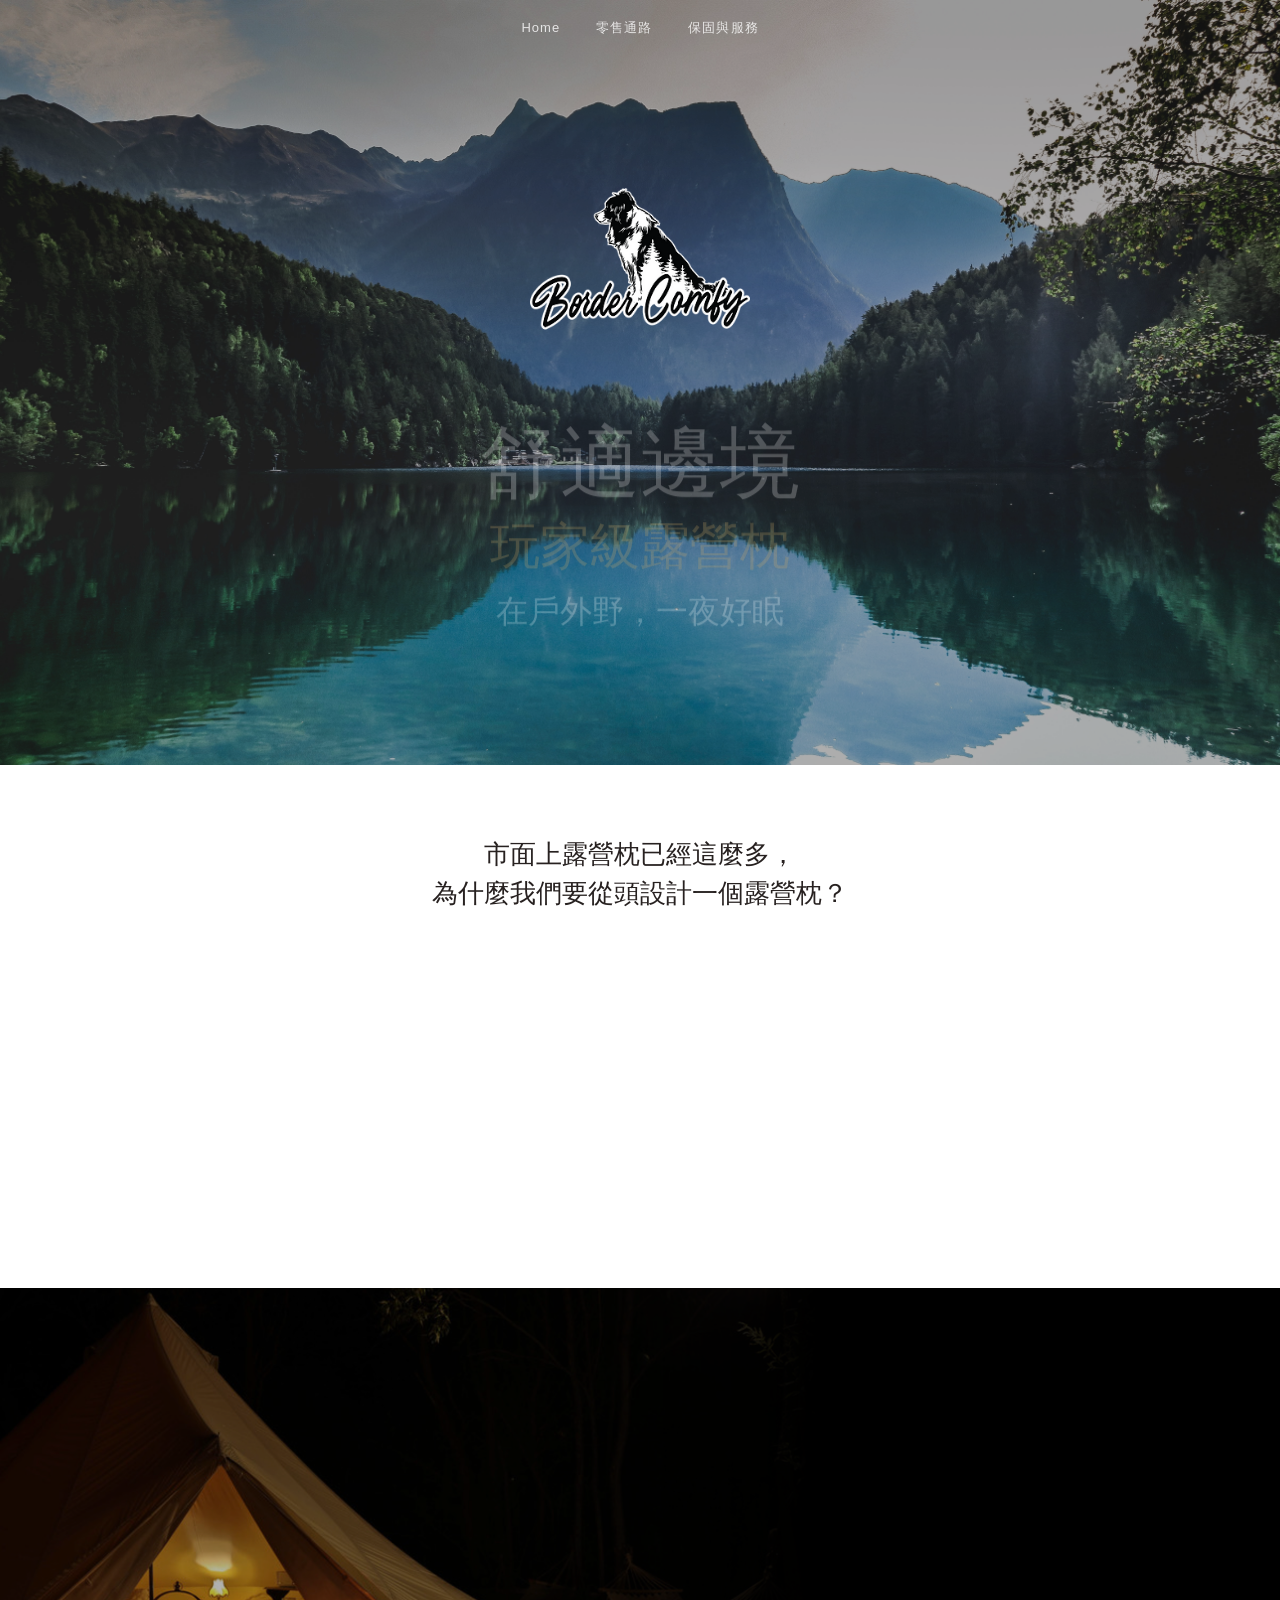
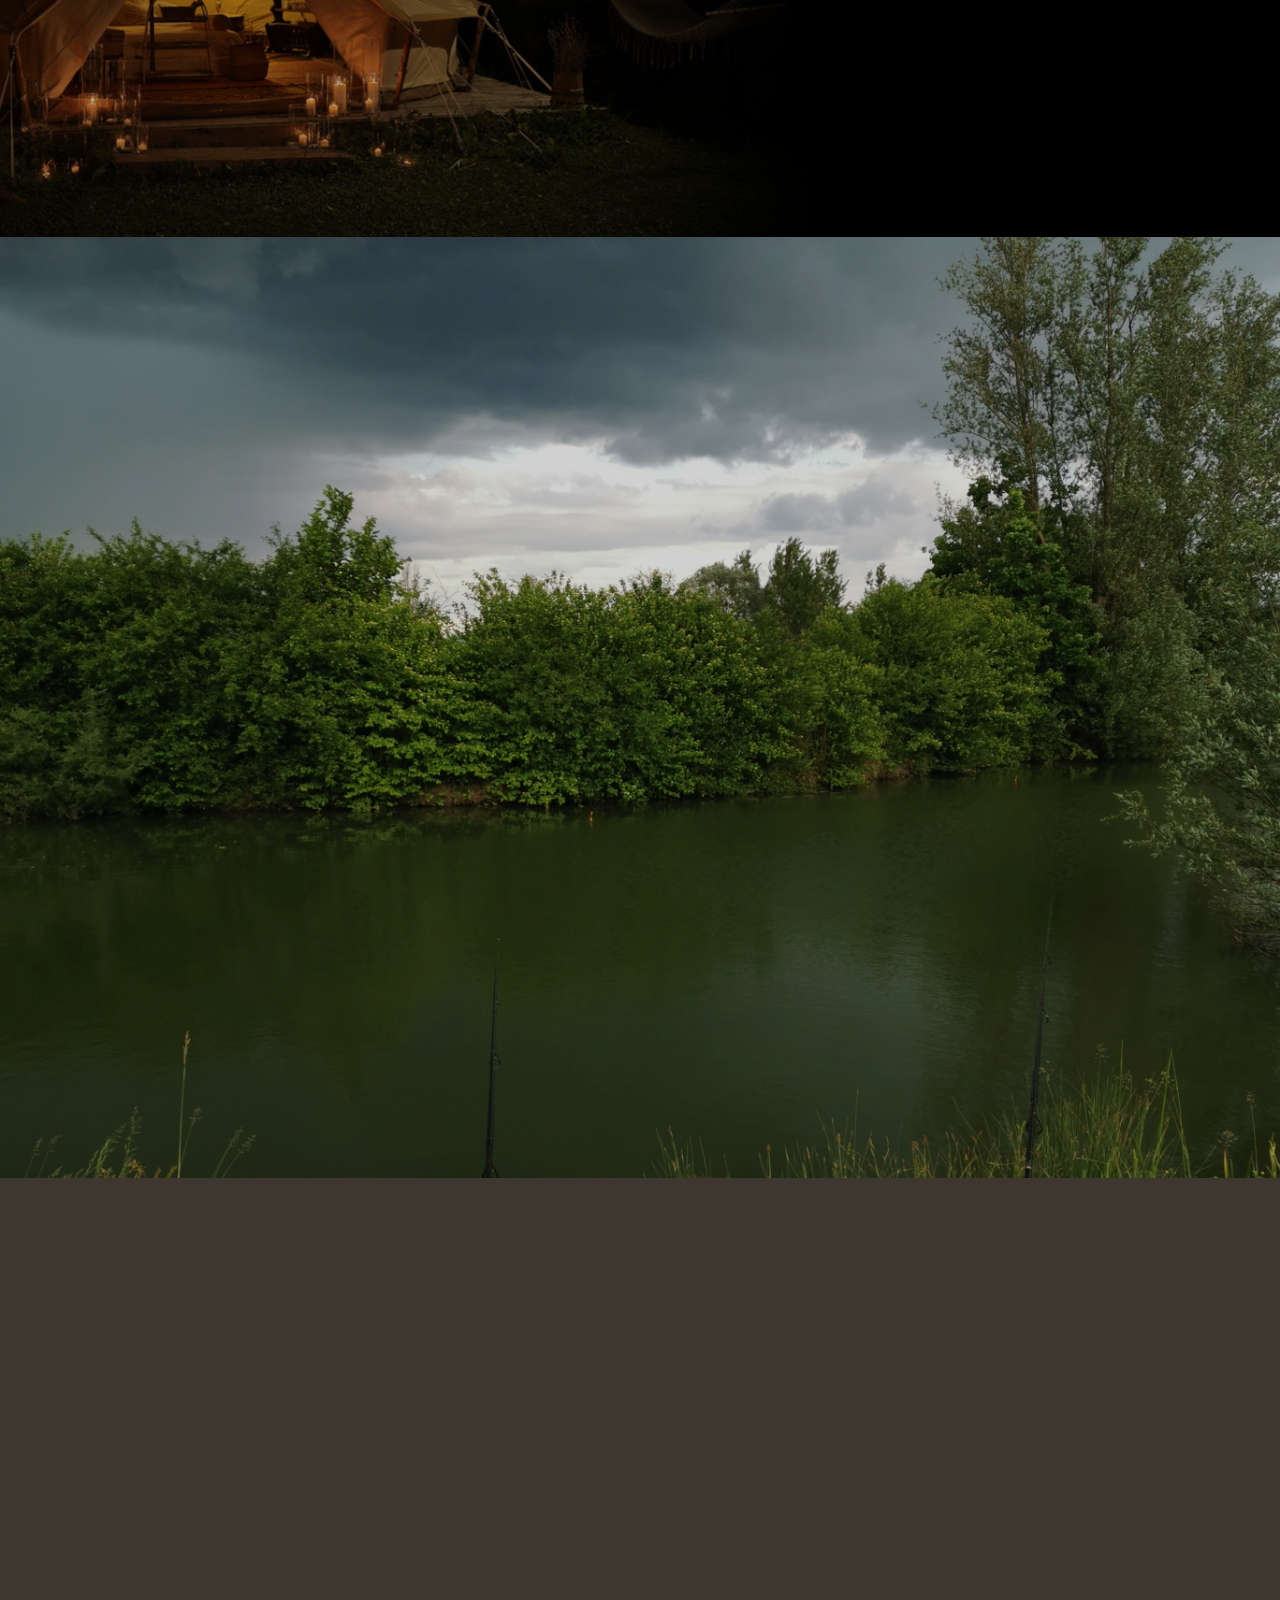
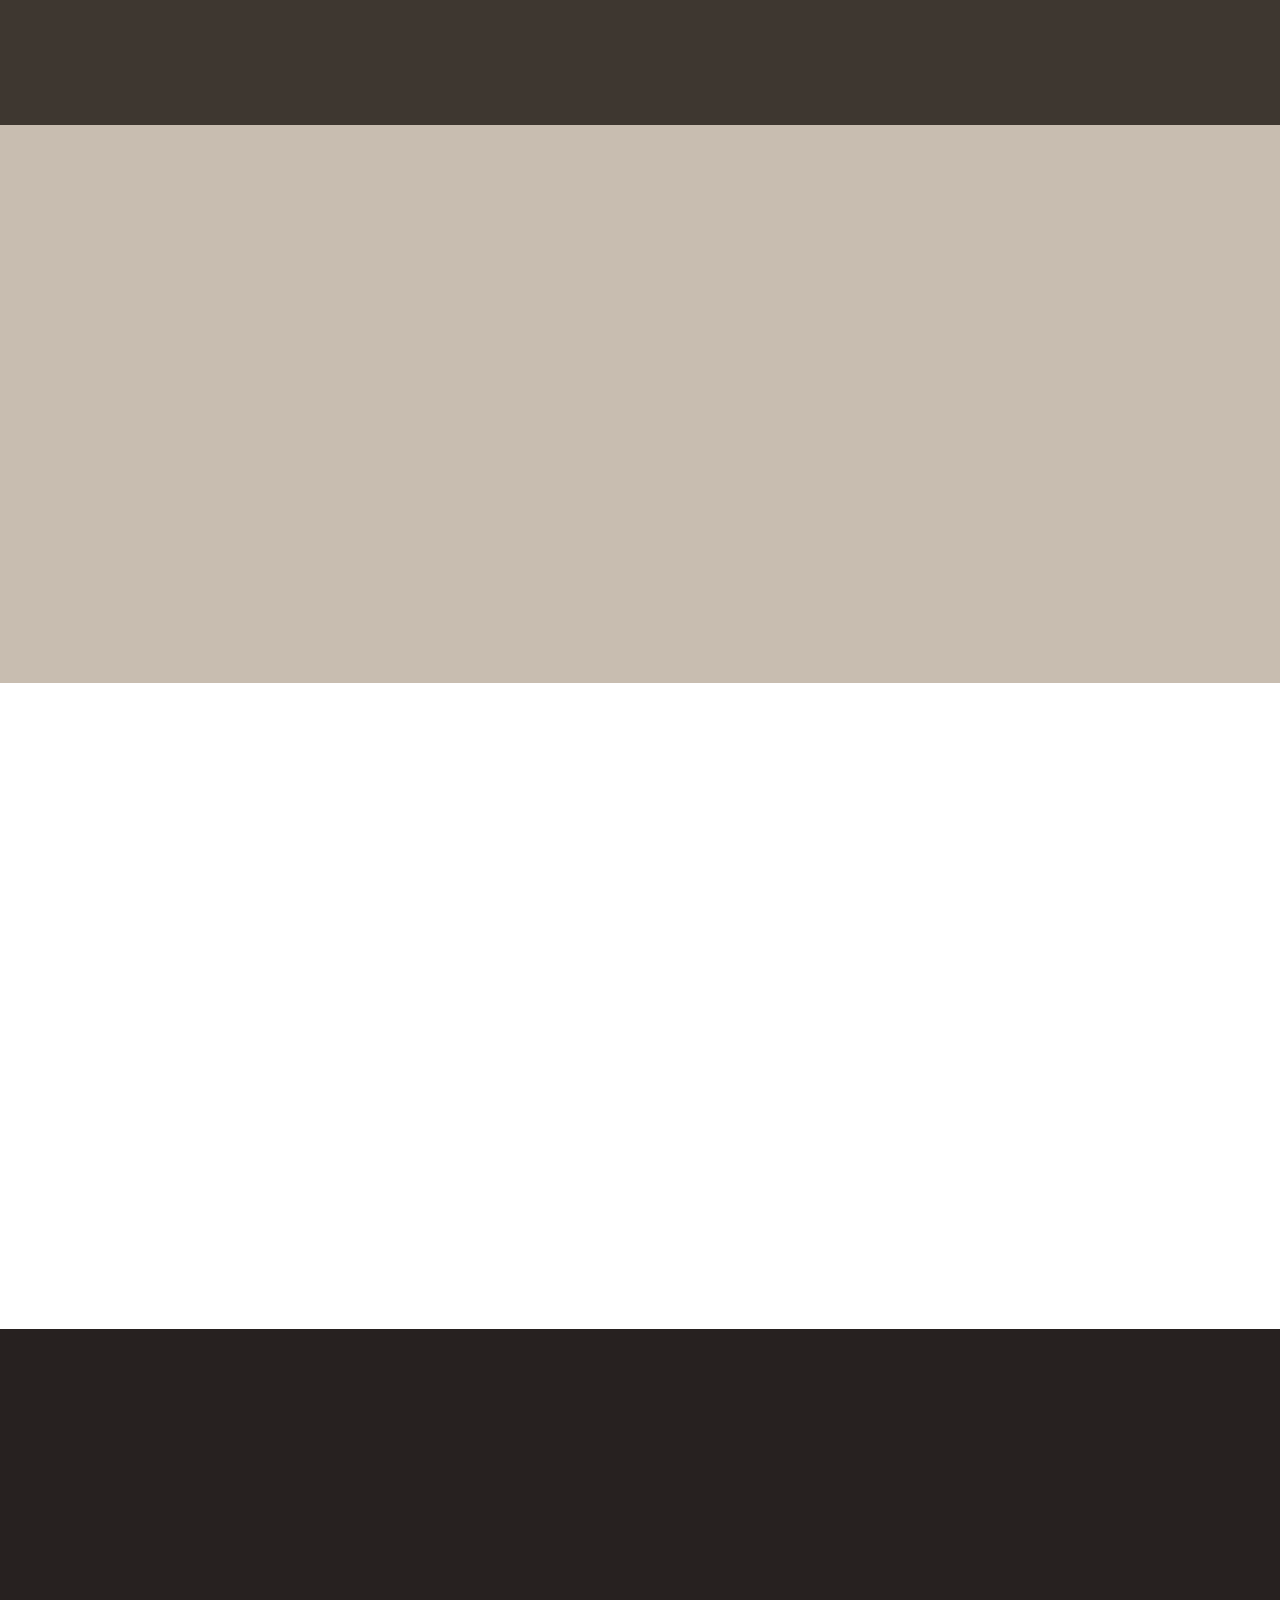
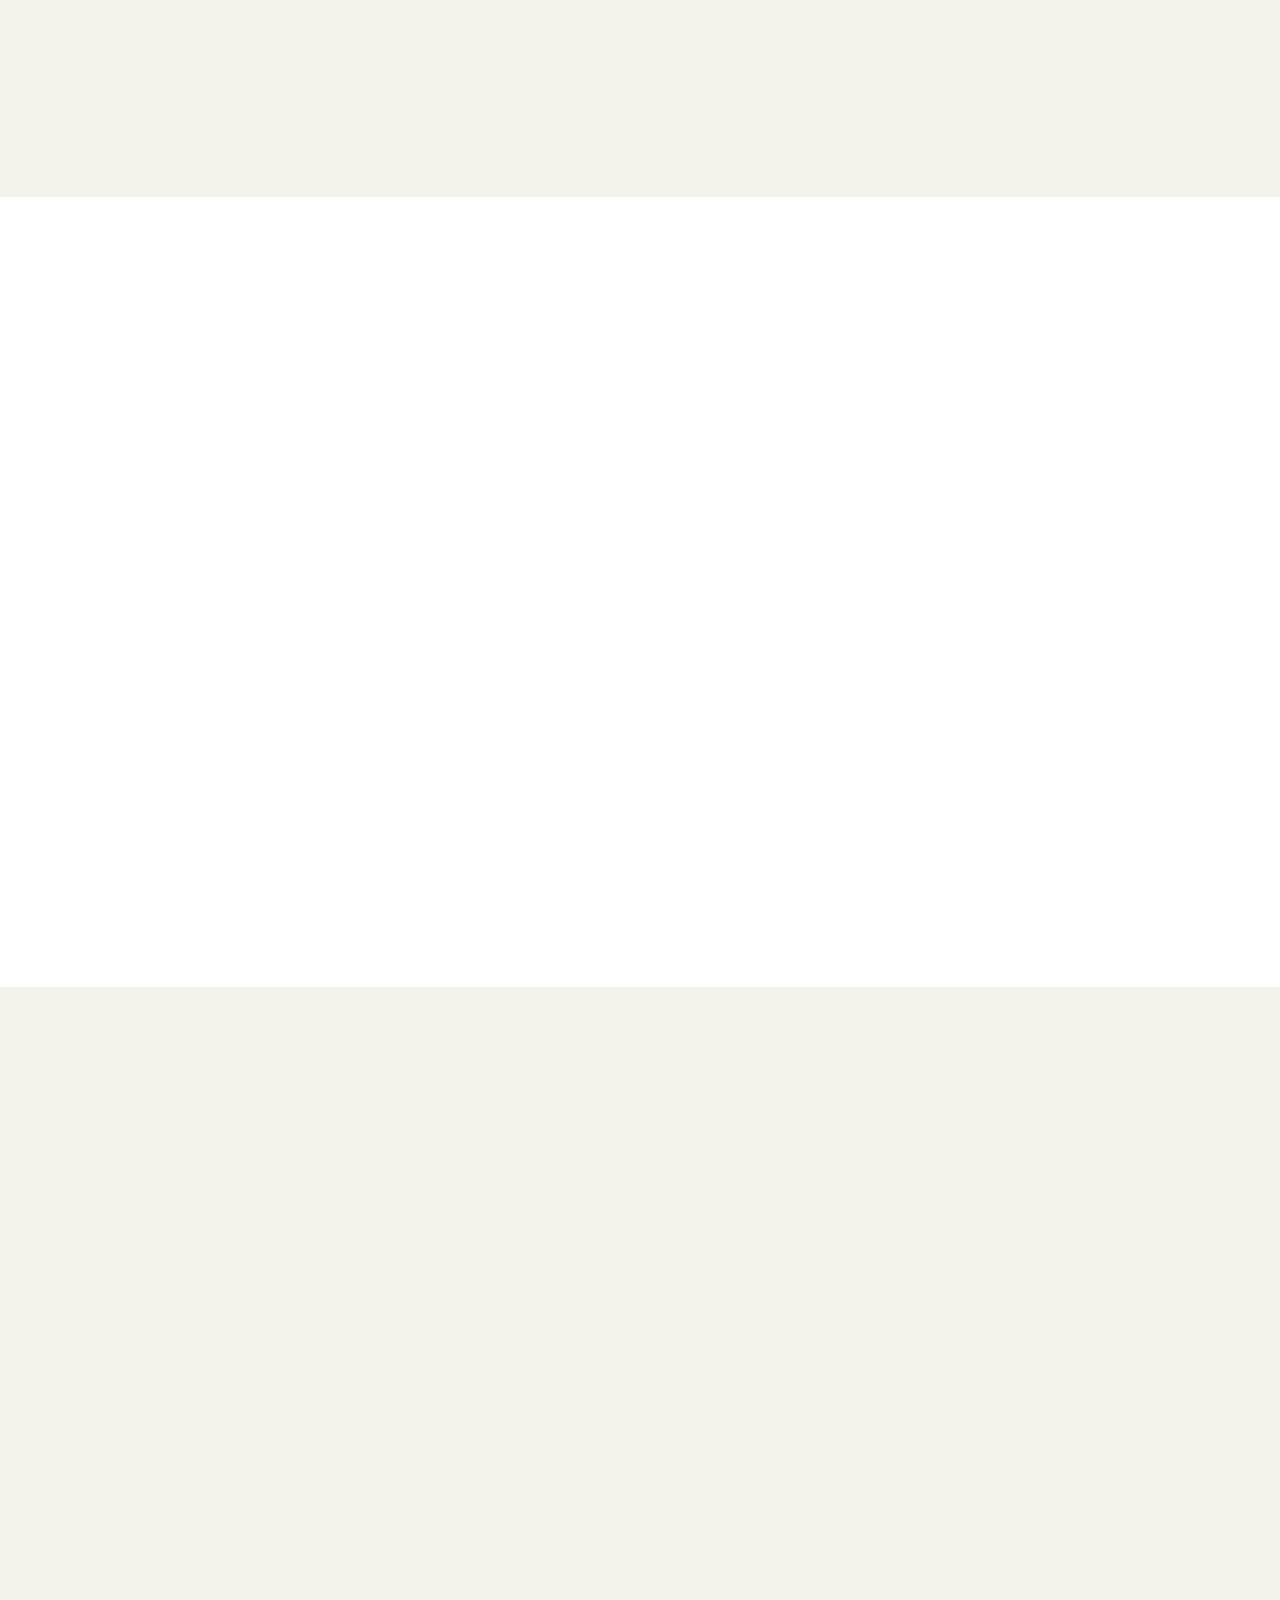
<file: faq.html>
<!DOCTYPE html>
<html lang="zh-TW">
<head>
  <meta charset="utf-8"/>
  <meta http-equiv="refresh" content="0;url=index.html"/>
  <title>常見疑問｜Border Comfy</title>
</head>
<body>
  <p><a href="index.html">返回首頁</a></p>
</body>
</html>
</file>
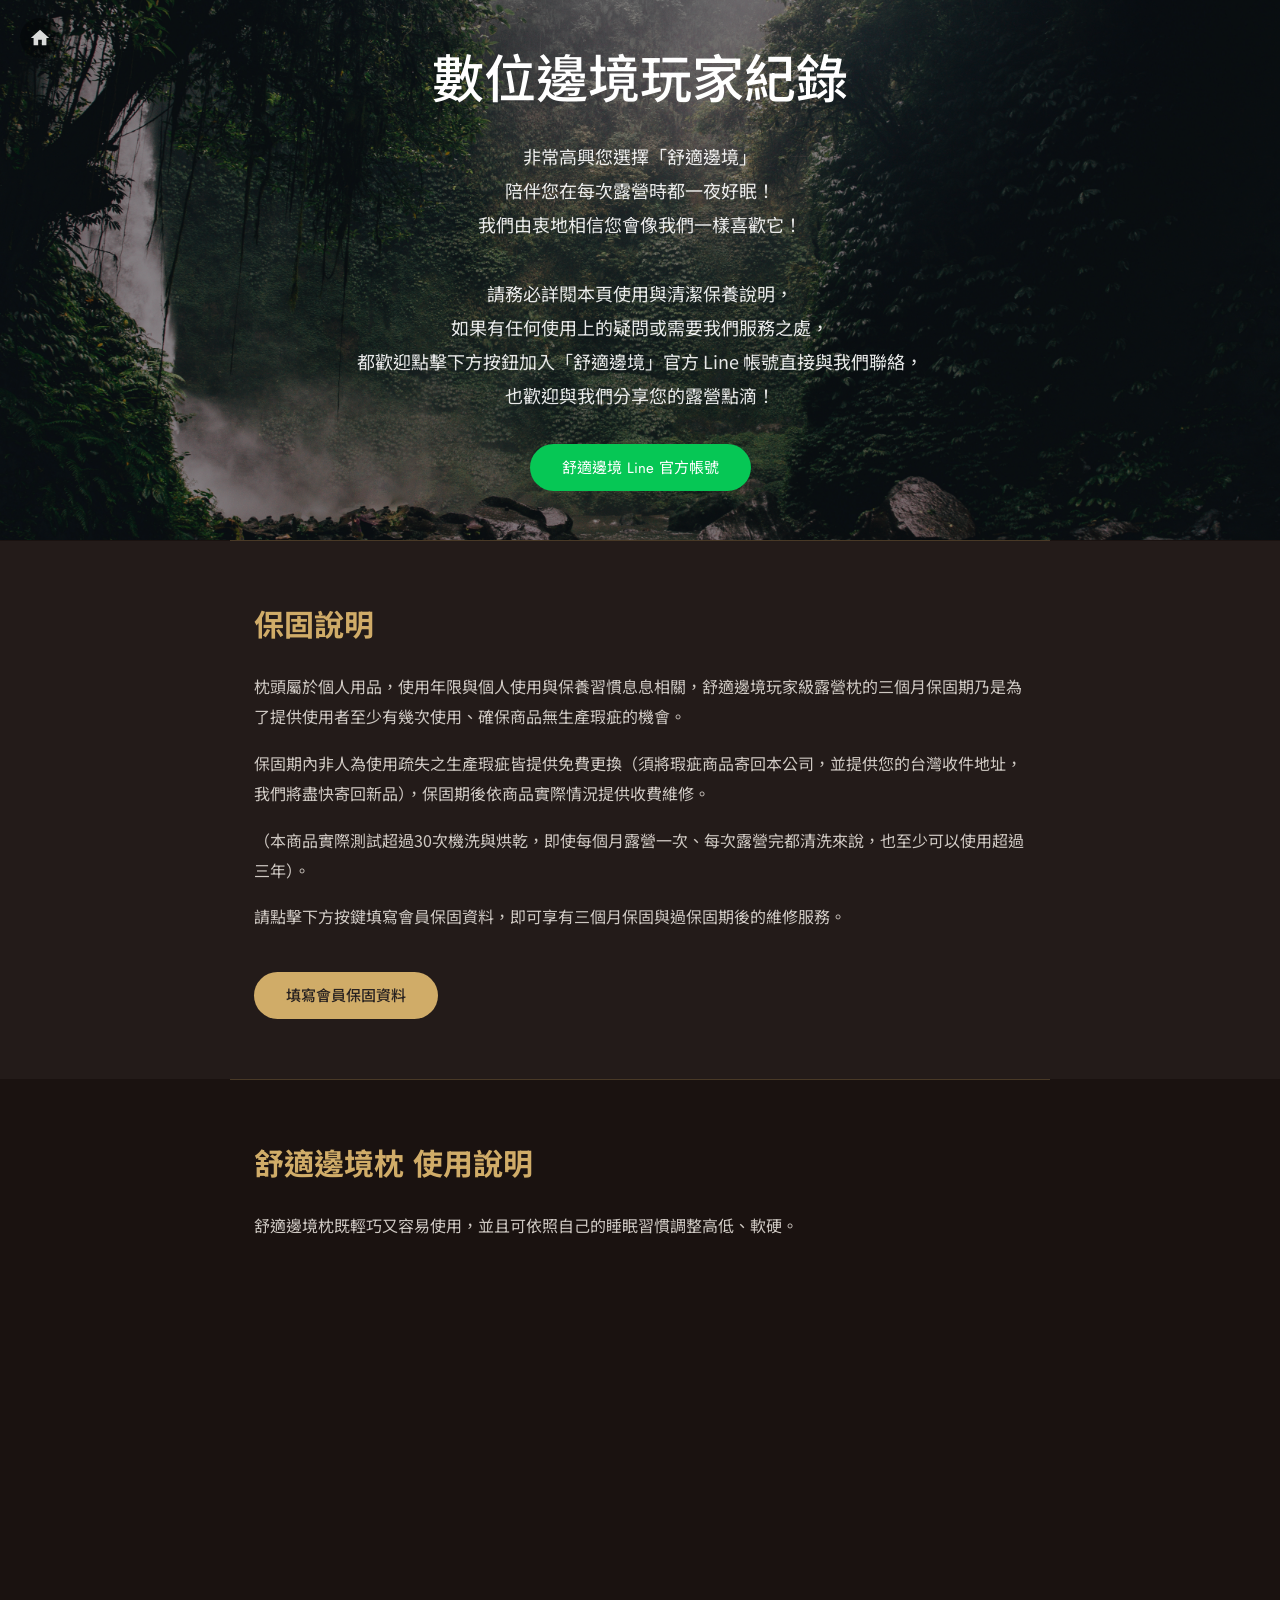
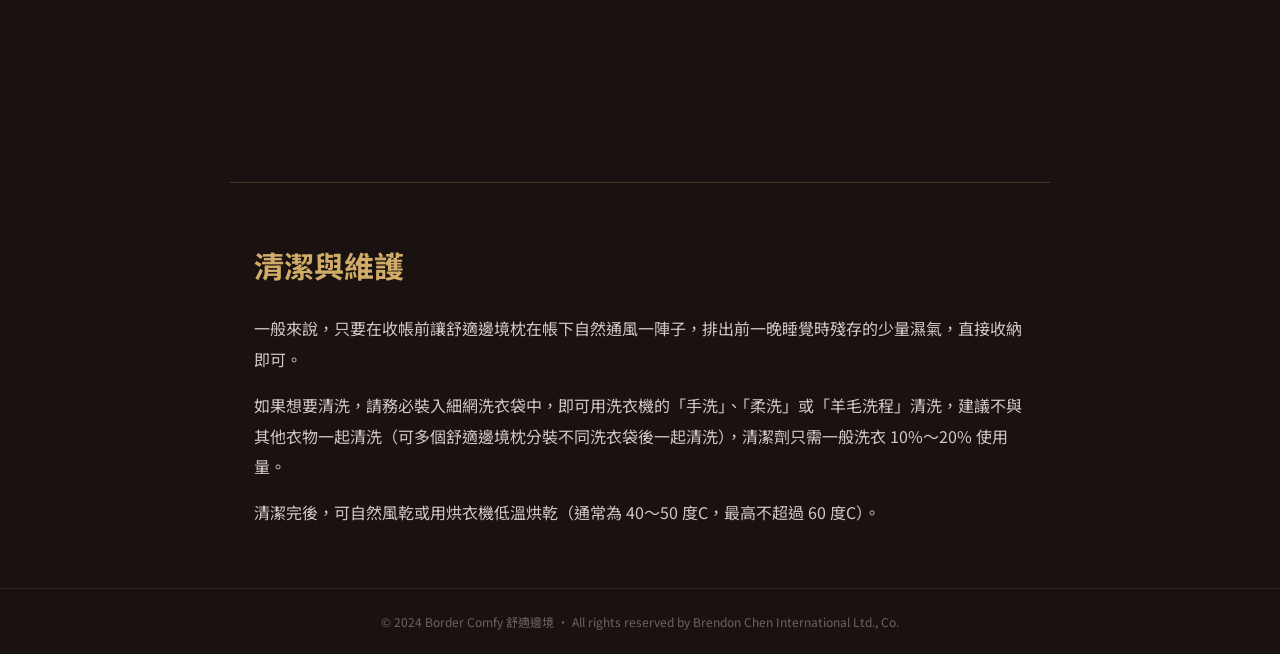
<file: warranty.html>
<!DOCTYPE html>
<html lang="zh-TW">
<head>
  <meta charset="utf-8"/>
  <meta name="viewport" content="width=device-width, initial-scale=1"/>
  <title>保固與服務｜Border Comfy 舒適邊境</title>
  <meta name="description" content="舒適邊境玩家級露營枕保固說明、使用方法與清潔維護指南。"/>
  <link rel="icon" href="assets/ba616a_172e85f8b3554c9199c259f172bafbea_mv2.png"/>
  <link rel="preconnect" href="https://fonts.googleapis.com"/>
  <link rel="preconnect" href="https://fonts.gstatic.com" crossorigin/>
  <link href="https://fonts.googleapis.com/css2?family=Jost:wght@300;400;500;600&family=Noto+Sans+TC:wght@300;400;500&display=swap" rel="stylesheet"/>
  <style>

    *, *::before, *::after { box-sizing: border-box; margin: 0; padding: 0; }

    body {
      font-family: 'Noto Sans TC', 'Jost', Helvetica, sans-serif;
      background: #1a1210;
      color: #fff;
    }

    a { text-decoration: none; color: inherit; }

    /* ===== HOME BUTTON ===== */
    .home-btn {
      position: fixed;
      top: 18px;
      left: 20px;
      z-index: 100;
      width: 40px;
      height: 40px;
      display: flex;
      align-items: center;
      justify-content: center;
      background: rgba(0,0,0,0.35);
      border-radius: 50%;
      transition: background 0.2s;
    }
    .home-btn:hover { background: rgba(0,0,0,0.6); }
    .home-btn svg { width: 22px; height: 22px; fill: rgba(255,255,255,0.85); }

    /* ===== HERO ===== */
    .hero {
      min-height: 60vh;
      background-image: url('assets/11062b_375b9fde4bfa40e18f5137a7a18fccd8_mv2.jpg');
      background-size: cover;
      background-position: center;
      display: flex;
      align-items: center;
      justify-content: center;
      position: relative;
    }
    .hero::after {
      content: '';
      position: absolute;
      inset: 0;
      background: rgba(0,0,0,0.38);
    }
    .hero-content {
      position: relative;
      z-index: 1;
      text-align: center;
      padding: 40px 24px;
      max-width: 720px;
    }
    .hero-content h1 {
      font-family: 'Jost', 'Noto Sans TC', Helvetica, sans-serif;
      font-size: clamp(28px, 5vw, 52px);
      font-weight: 500;
      color: #fff;
      margin-bottom: 28px;
      line-height: 1.2;
    }
    .hero-content p {
      font-size: clamp(15px, 2vw, 18px);
      color: rgba(255,255,255,0.90);
      line-height: 1.9;
      margin-bottom: 32px;
    }
    .btn-line {
      display: inline-block;
      padding: 12px 32px;
      background: #06C755;
      color: #fff;
      font-family: 'Jost', 'Noto Sans TC', sans-serif;
      font-size: 15px;
      border-radius: 30px;
      transition: background 0.2s, transform 0.2s;
    }
    .btn-line:hover { background: #05a848; transform: translateY(-2px); }

    /* ===== SECTIONS ===== */
    .section {
      max-width: 820px;
      margin: 0 auto;
      padding: 60px 24px;
    }
    .section h2 {
      font-family: 'Jost', 'Noto Sans TC', Helvetica, sans-serif;
      font-size: clamp(22px, 3vw, 30px);
      color: #D0AC68;
      margin-bottom: 24px;
    }
    .section p {
      font-size: 16px;
      line-height: 1.9;
      color: #cfc9c3;
      margin-bottom: 16px;
    }
    .section p:last-child { margin-bottom: 0; }

    .divider {
      border: none;
      border-top: 1px solid rgba(208,172,104,0.25);
      max-width: 820px;
      margin: 0 auto;
    }

    /* 保固區塊 */
    .warranty-section {
      background: rgba(255,255,255,0.04);
    }
    .btn-warranty {
      display: inline-block;
      margin-top: 24px;
      padding: 12px 32px;
      background: #D0AC68;
      color: #272120;
      font-family: 'Jost', 'Noto Sans TC', sans-serif;
      font-size: 15px;
      font-weight: 500;
      border-radius: 30px;
      transition: background 0.2s, transform 0.2s;
    }
    .btn-warranty:hover { background: #b8944f; transform: translateY(-2px); }

    /* 使用說明影片 */
    .video-wrap {
      position: relative;
      padding-bottom: 56.25%;
      height: 0;
      overflow: hidden;
      border-radius: 8px;
      margin: 24px 0;
    }
    .video-wrap iframe {
      position: absolute;
      top: 0; left: 0;
      width: 100%; height: 100%;
      border: 0;
    }

    /* ===== FOOTER ===== */
    footer {
      text-align: center;
      padding: 24px;
      font-size: 12px;
      color: rgba(255,255,255,0.35);
      border-top: 1px solid rgba(255,255,255,0.08);
    }
  </style>
</head>
<body>

  <!-- 返回首頁 -->
  <a class="home-btn" href="index.html" aria-label="返回首頁">
    <svg viewBox="0 0 24 24" xmlns="http://www.w3.org/2000/svg">
      <path d="M10 20v-6h4v6h5v-8h3L12 3 2 12h3v8z"/>
    </svg>
  </a>

  <!-- HERO -->
  <section class="hero">
    <div class="hero-content">
      <h1>數位邊境玩家紀錄</h1>
      <p>
        非常高興您選擇「舒適邊境」<br/>
        陪伴您在每次露營時都一夜好眠！<br/>
        我們由衷地相信您會像我們一樣喜歡它！<br/><br/>
        請務必詳閱本頁使用與清潔保養說明，<br/>
        如果有任何使用上的疑問或需要我們服務之處，<br/>
        都歡迎點擊下方按鈕加入「舒適邊境」官方 Line 帳號直接與我們聯絡，<br/>
        也歡迎與我們分享您的露營點滴！
      </p>
      <a class="btn-line" href="https://lin.ee/cgOdQUp" target="_blank" rel="noopener noreferrer">舒適邊境 Line 官方帳號</a>
    </div>
  </section>

  <hr class="divider"/>

  <!-- 保固說明 -->
  <div class="warranty-section">
    <div class="section">
      <h2>保固說明</h2>
      <p>枕頭屬於個人用品，使用年限與個人使用與保養習慣息息相關，舒適邊境玩家級露營枕的三個月保固期乃是為了提供使用者至少有幾次使用、確保商品無生產瑕疵的機會。</p>
      <p>保固期內非人為使用疏失之生產瑕疵皆提供免費更換（須將瑕疵商品寄回本公司，並提供您的台灣收件地址，我們將盡快寄回新品），保固期後依商品實際情況提供收費維修。</p>
      <p>（本商品實際測試超過30次機洗與烘乾，即使每個月露營一次、每次露營完都清洗來說，也至少可以使用超過三年）。</p>
      <p>請點擊下方按鍵填寫會員保固資料，即可享有三個月保固與過保固期後的維修服務。</p>
      <a class="btn-warranty" href="https://forms.gle/J8KhHCNuApB952138" target="_blank" rel="noopener noreferrer">填寫會員保固資料</a>
    </div>
  </div>

  <hr class="divider"/>

  <!-- 使用說明 -->
  <div class="section">
    <h2>舒適邊境枕 使用說明</h2>
    <p>舒適邊境枕既輕巧又容易使用，並且可依照自己的睡眠習慣調整高低、軟硬。</p>
    <div class="video-wrap">
      <iframe src="https://www.youtube.com/embed/vmRkTduSjVU" title="舒適邊境枕使用說明" allow="accelerometer; autoplay; clipboard-write; encrypted-media; gyroscope; picture-in-picture" allowfullscreen></iframe>
    </div>
  </div>

  <hr class="divider"/>

  <!-- 清潔與維護 -->
  <div class="section">
    <h2>清潔與維護</h2>
    <p>一般來說，只要在收帳前讓舒適邊境枕在帳下自然通風一陣子，排出前一晚睡覺時殘存的少量濕氣，直接收納即可。</p>
    <p>如果想要清洗，請務必裝入細網洗衣袋中，即可用洗衣機的「手洗」、「柔洗」或「羊毛洗程」清洗，建議不與其他衣物一起清洗（可多個舒適邊境枕分裝不同洗衣袋後一起清洗），清潔劑只需一般洗衣 10%～20% 使用量。</p>
    <p>清潔完後，可自然風乾或用烘衣機低溫烘乾（通常為 40～50 度C，最高不超過 60 度C）。</p>
  </div>

  <footer>
    <p>© 2024 Border Comfy 舒適邊境 · All rights reserved by Brendon Chen International Ltd., Co.</p>
  </footer>

</body>
</html>
</file>
<file: css/styles.css>
/* ===================================
   BorderComfy 舒適邊境 - 樣式表
   玩家級露營枕官方網站
   =================================== */

/* --- 變數定義 --- */
:root {
  /* 顏色 */
  --color-primary: #272120;      /* 深棕色主色 */
  --color-secondary: #8B7355;    /* 駝色次要色 */
  --color-accent: #4A90A4;       /* 藍綠色強調 */
  --color-light: #F5F1EB;        /* 米白色背景 */
  --color-white: #FFFFFF;
  --color-text: #333333;
  --color-text-light: #666666;
  
  /* 字體 */
  --font-heading: 'Jost', 'Noto Sans TC', Helvetica, Arial, sans-serif;
  --font-body: 'Noto Sans TC', 'Jost', Helvetica, Arial, sans-serif;
  --font-serif: 'Jost', 'Noto Sans TC', Helvetica, Arial, sans-serif;
  
  /* 間距 */
  --spacing-xs: 8px;
  --spacing-sm: 16px;
  --spacing-md: 24px;
  --spacing-lg: 48px;
  --spacing-xl: 80px;
  
  /* 容器寬度 */
  --max-width: 980px;
}

/* --- 重置樣式 --- */
* {
  margin: 0;
  padding: 0;
  box-sizing: border-box;
}

html {
  scroll-behavior: smooth;
}

body {
  font-family: var(--font-body);
  font-size: 16px;
  line-height: 1.6;
  color: var(--color-text);
  background-color: var(--color-light);
  -webkit-font-smoothing: antialiased;
  -moz-osx-font-smoothing: grayscale;
}

/* --- 排版 --- */
h1, h2, h3, h4, h5, h6 {
  font-family: var(--font-heading);
  font-weight: 400;
  line-height: 1.2;
}

h1 { font-size: 56px; }
h2 { font-size: 36px; }
h3 { font-size: 24px; }

p {
  margin-bottom: var(--spacing-sm);
}

a {
  color: var(--color-accent);
  text-decoration: none;
  transition: color 0.3s ease;
}

a:hover {
  color: var(--color-primary);
}

img {
  max-width: 100%;
  height: auto;
  display: block;
}

/* --- 容器 --- */
.container {
  max-width: var(--max-width);
  margin: 0 auto;
  padding: 0 var(--spacing-md);
}

/* --- 導航列 --- */
.header {
  background-color: var(--color-white);
  padding: var(--spacing-sm) 0;
  box-shadow: 0 2px 4px rgba(0,0,0,0.1);
  position: sticky;
  top: 0;
  z-index: 1000;
}

.header .container {
  display: flex;
  align-items: center;
  justify-content: space-between;
}

.logo img {
  height: 40px;
  width: auto;
}

.nav-menu {
  display: flex;
  list-style: none;
  gap: var(--spacing-md);
}

.nav-menu a {
  font-size: 14px;
  color: var(--color-text);
  padding: var(--spacing-xs) var(--spacing-sm);
  border-radius: 4px;
  transition: all 0.3s ease;
}

.nav-menu a:hover,
.nav-menu a.active {
  background-color: var(--color-primary);
  color: var(--color-white);
}

.social-icons {
  display: flex;
  gap: var(--spacing-xs);
}

.social-icons a img {
  width: 20px;
  height: 20px;
}

/* --- 漢堡選單 --- */
.menu-toggle {
  display: none;
  flex-direction: column;
  gap: 5px;
  cursor: pointer;
  padding: 10px;
}

.menu-toggle span {
  width: 25px;
  height: 3px;
  background-color: var(--color-primary);
  transition: all 0.3s ease;
}

/* --- 主要內容區塊 --- */
.hero {
  text-align: center;
  padding: var(--spacing-xl) 0;
  background: linear-gradient(135deg, var(--color-light) 0%, var(--color-white) 100%);
}

.hero h1 {
  color: var(--color-primary);
  margin-bottom: var(--spacing-md);
}

.hero p {
  font-size: 18px;
  color: var(--color-text-light);
  max-width: 600px;
  margin: 0 auto var(--spacing-md);
}

/* --- 按鈕 --- */
.btn {
  display: inline-block;
  padding: 12px 32px;
  font-size: 16px;
  font-weight: 500;
  text-align: center;
  border-radius: 30px;
  cursor: pointer;
  transition: all 0.3s ease;
  border: none;
}

.btn-primary {
  background-color: var(--color-primary);
  color: var(--color-white);
}

.btn-primary:hover {
  background-color: var(--color-secondary);
  color: var(--color-white);
  transform: translateY(-2px);
  box-shadow: 0 4px 12px rgba(0,0,0,0.2);
}

.btn-secondary {
  background-color: transparent;
  color: var(--color-primary);
  border: 2px solid var(--color-primary);
}

.btn-secondary:hover {
  background-color: var(--color-primary);
  color: var(--color-white);
}

/* --- 區塊 --- */
.section {
  padding: var(--spacing-xl) 0;
}

.section-dark {
  background-color: var(--color-primary);
  color: var(--color-white);
}

.section-light {
  background-color: var(--color-white);
}

.section-title {
  text-align: center;
  margin-bottom: var(--spacing-lg);
}

.section-title h2 {
  color: var(--color-primary);
  margin-bottom: var(--spacing-sm);
}

.section-title p {
  color: var(--color-text-light);
  font-size: 18px;
}

/* --- 特色區塊 --- */
.features {
  display: grid;
  grid-template-columns: repeat(2, 1fr);
  gap: var(--spacing-md);
  padding: var(--spacing-md) 0;
  max-width: 640px;
  margin: 0 auto;
}

.feature-card {
  text-align: center;
  padding: var(--spacing-md) var(--spacing-sm);
}

.feature-card img {
  width: 70px;
  height: 70px;
  margin: 0 auto var(--spacing-sm);
  object-fit: contain;
}

.feature-card h3 {
  color: var(--color-primary);
  margin-bottom: var(--spacing-sm);
}

.feature-card p {
  color: var(--color-text-light);
  font-size: 14px;
}

/* --- 圖文區塊 --- */
.image-text-section {
  display: flex;
  align-items: center;
  gap: var(--spacing-lg);
  padding: var(--spacing-xl) 0;
}

.image-text-section.reverse {
  flex-direction: row-reverse;
}

.image-text-section img {
  flex: 1;
  max-width: 50%;
  border-radius: 8px;
}

.image-text-section .text {
  flex: 1;
}

.image-text-section h2 {
  color: var(--color-primary);
  margin-bottom: var(--spacing-md);
}

.image-text-section p {
  color: var(--color-text-light);
  line-height: 1.8;
}

/* --- 見證區塊 --- */
.testimonials {
  background-color: var(--color-light);
  padding: var(--spacing-xl) 0;
}

.testimonial-grid {
  display: grid;
  grid-template-columns: repeat(auto-fit, minmax(300px, 1fr));
  gap: var(--spacing-md);
}

.testimonial-card {
  background-color: var(--color-white);
  padding: var(--spacing-lg);
  border-radius: 8px;
  box-shadow: 0 2px 8px rgba(0,0,0,0.1);
}

.testimonial-card p {
  font-style: italic;
  color: var(--color-text);
  margin-bottom: var(--spacing-md);
}

.testimonial-card .author {
  font-weight: 400;
  color: var(--color-primary);
}

/* --- 零售商區塊 --- */
.retailers {
  padding: var(--spacing-xl) 0;
}

.retailer-grid {
  display: grid;
  grid-template-columns: repeat(3, 1fr);
  gap: var(--spacing-md);
}

.retailer-card {
  background-color: var(--color-white);
  padding: var(--spacing-md);
  border-radius: 8px;
  text-align: center;
}

.retailer-card h3 {
  color: var(--color-primary);
  margin-bottom: var(--spacing-sm);
  font-size: 18px;
}

.retailer-card p {
  color: var(--color-text-light);
  font-size: 14px;
  margin-bottom: 0;
}

/* --- 定價區塊 --- */
.pricing {
  text-align: center;
  padding: var(--spacing-xl) 0;
  background-color: var(--color-white);
}

.price-tag {
  font-size: 48px;
  font-weight: 400;
  color: var(--color-primary);
  margin-bottom: var(--spacing-md);
}

.price-tag span {
  font-size: 24px;
  font-weight: 400;
}

/* --- FAQ 區塊 --- */
.faq-section {
  padding: var(--spacing-xl) 0;
}

.faq-item {
  background-color: var(--color-white);
  margin-bottom: var(--spacing-sm);
  border-radius: 8px;
  overflow: hidden;
}

.faq-question {
  padding: var(--spacing-md);
  cursor: pointer;
  font-weight: 400;
  color: var(--color-primary);
  display: flex;
  justify-content: space-between;
  align-items: center;
}

.faq-answer {
  padding: 0 var(--spacing-md);
  max-height: 0;
  overflow: hidden;
  transition: all 0.3s ease;
  color: var(--color-text-light);
}

.faq-item.open .faq-answer {
  padding: var(--spacing-md);
  max-height: 500px;
}

/* --- 聯絡表單 --- */
.contact-form {
  background-color: var(--color-white);
  padding: var(--spacing-lg);
  border-radius: 8px;
  max-width: 600px;
  margin: 0 auto;
}

.form-group {
  margin-bottom: var(--spacing-md);
}

.form-group label {
  display: block;
  margin-bottom: var(--spacing-xs);
  font-weight: 500;
  color: var(--color-text);
}

.form-group input,
.form-group textarea {
  width: 100%;
  padding: 12px;
  border: 1px solid #ddd;
  border-radius: 4px;
  font-size: 16px;
  font-family: inherit;
  transition: border-color 0.3s ease;
}

.form-group input:focus,
.form-group textarea:focus {
  outline: none;
  border-color: var(--color-accent);
}

.form-group textarea {
  min-height: 120px;
  resize: vertical;
}

/* --- 頁尾 --- */
.footer {
  background-color: var(--color-primary);
  color: var(--color-white);
  padding: var(--spacing-lg) 0;
  text-align: center;
}

.footer p {
  margin-bottom: 0;
  font-size: 14px;
  opacity: 0.8;
}

/* --- 實用連結 --- */
.links-section {
  padding: var(--spacing-xl) 0;
  background-color: var(--color-light);
}

.links-grid {
  display: grid;
  grid-template-columns: repeat(auto-fit, minmax(250px, 1fr));
  gap: var(--spacing-lg);
}

.link-card {
  background-color: var(--color-white);
  padding: var(--spacing-lg);
  border-radius: 8px;
  text-align: center;
  transition: transform 0.3s ease, box-shadow 0.3s ease;
}

.link-card:hover {
  transform: translateY(-4px);
  box-shadow: 0 8px 24px rgba(0,0,0,0.1);
}

.link-card h3 {
  color: var(--color-primary);
  margin-bottom: var(--spacing-sm);
}

.link-card p {
  color: var(--color-text-light);
  font-size: 14px;
  margin-bottom: var(--spacing-md);
}

/* --- 響應式設計 --- */
@media (max-width: 768px) {
  h1 { font-size: 36px; }
  h2 { font-size: 28px; }
  h3 { font-size: 20px; }
  
  .nav-menu {
    display: none;
    position: absolute;
    top: 100%;
    left: 0;
    right: 0;
    background-color: var(--color-white);
    flex-direction: column;
    padding: var(--spacing-md);
    box-shadow: 0 4px 8px rgba(0,0,0,0.1);
  }
  
  .nav-menu.active {
    display: flex;
  }
  
  .menu-toggle {
    display: flex;
  }
  
  .image-text-section,
  .image-text-section.reverse {
    flex-direction: column;
  }
  
  .image-text-section img {
    max-width: 100%;
  }
  
  .retailer-grid {
    grid-template-columns: 1fr;
  }
  
  .features {
    grid-template-columns: repeat(2, 1fr);
  }
  
  .testimonial-grid {
    grid-template-columns: 1fr;
  }
  
  .section {
    padding: var(--spacing-lg) 0;
  }
}

/* --- 動畫 --- */
@keyframes fadeIn {
  from { opacity: 0; transform: translateY(20px); }
  to { opacity: 1; transform: translateY(0); }
}

.fade-in {
  animation: fadeIn 0.6s ease forwards;
}

/* --- 實用類別 --- */
.text-center { text-align: center; }
.text-white { color: var(--color-white); }
.mb-0 { margin-bottom: 0; }
.mt-md { margin-top: var(--spacing-md); }
.mb-md { margin-bottom: var(--spacing-md); }
</file>
